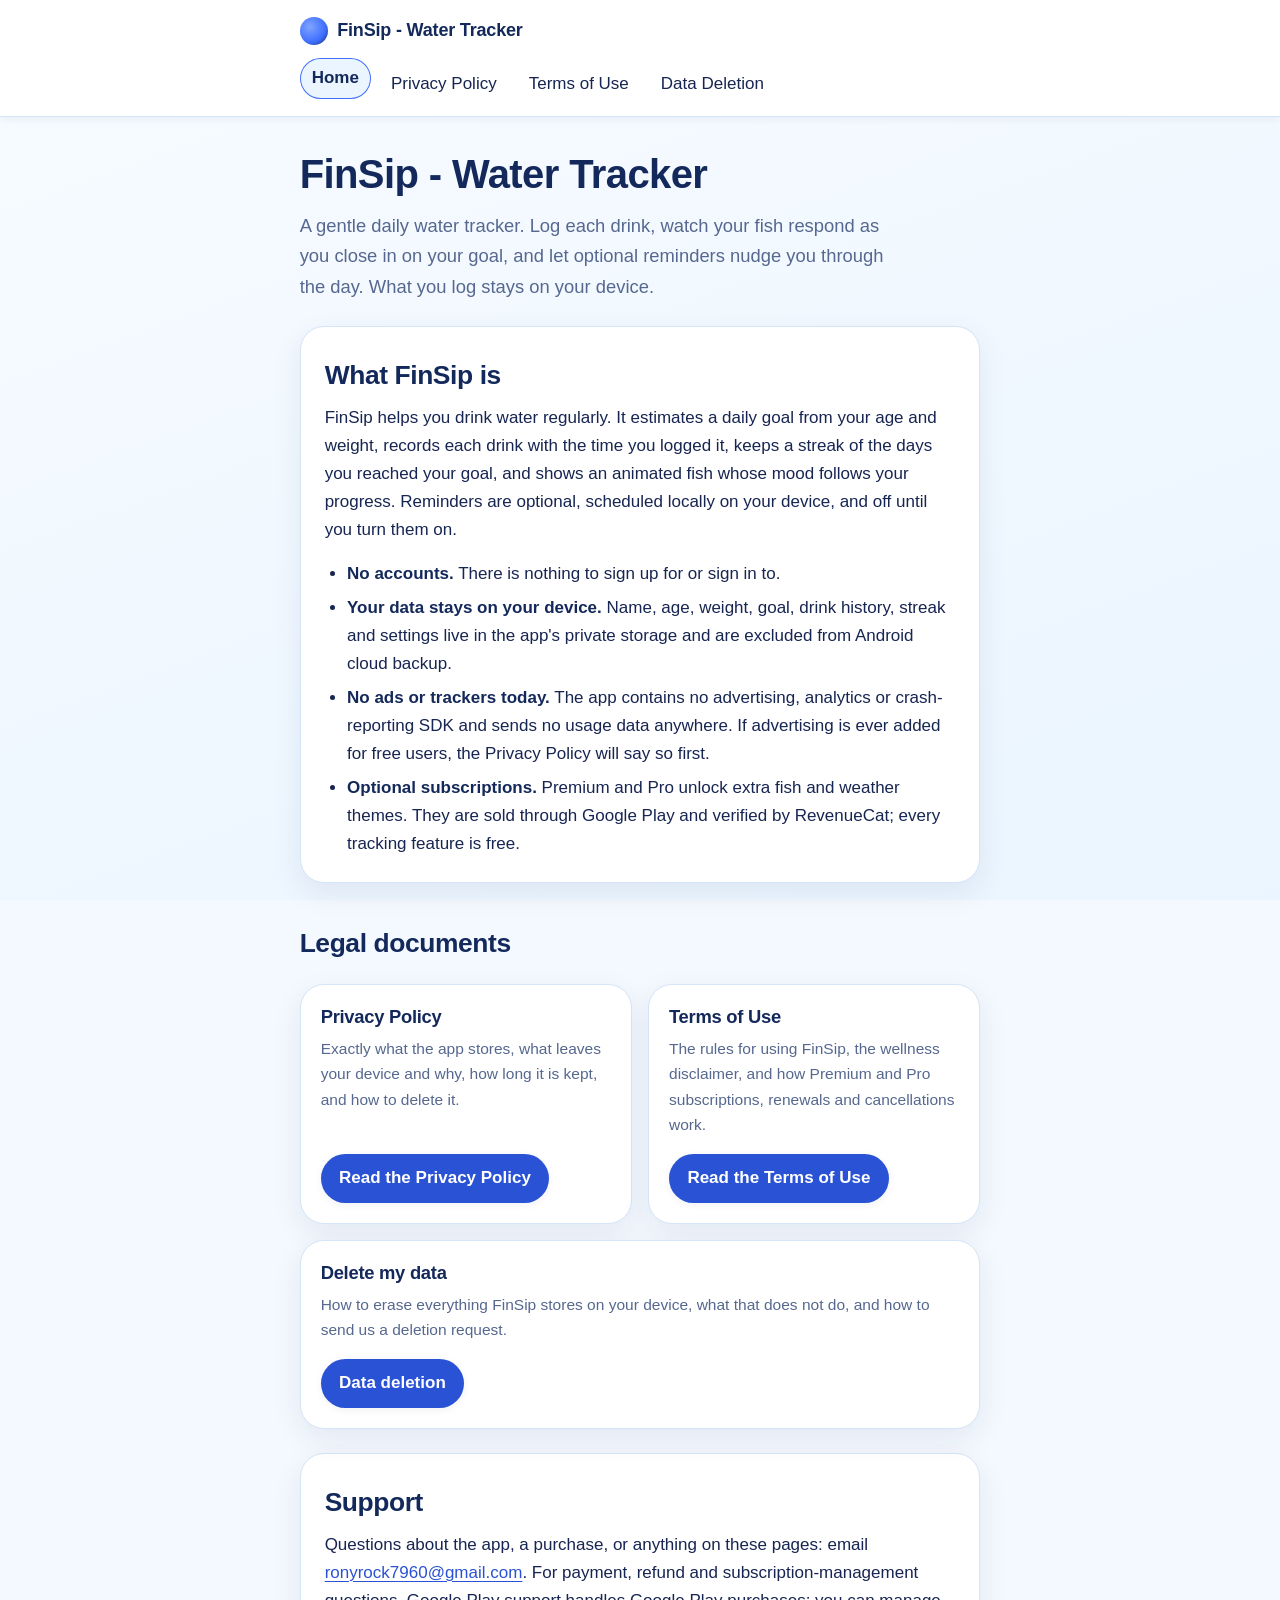
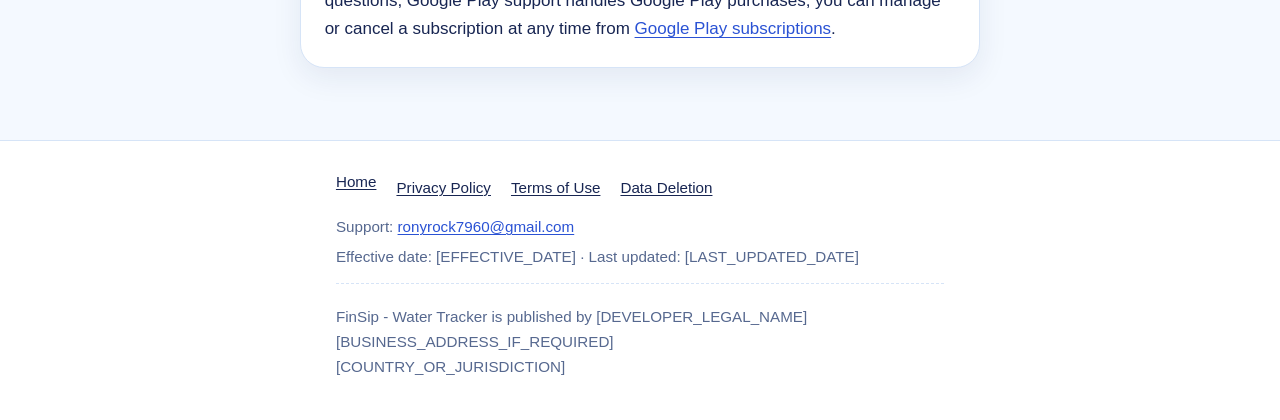
<file: index.html>
<!DOCTYPE html>
<html lang="en">
<head>
  <meta charset="utf-8">
  <meta name="viewport" content="width=device-width, initial-scale=1">
  <meta name="color-scheme" content="light dark">
  <title>FinSip - Water Tracker</title>
  <meta name="description" content="Privacy Policy, Terms of Use and data-deletion information for FinSip - Water Tracker, a hydration app that keeps everything you log on your own device.">
  <link rel="canonical" href="https://mofaizan7960.github.io/FinSip-Legal/">
  <link rel="stylesheet" href="./styles.css">
</head>
<body>
  <a class="skip-link" href="#main">Skip to content</a>

  <header class="site-header">
    <div class="wrap header-inner">
      <a class="brand" href="./"><span class="brand-mark" aria-hidden="true"></span>FinSip - Water Tracker</a>
      <nav class="site-nav" aria-label="Primary">
        <ul>
          <li><a href="./" aria-current="page">Home</a></li>
          <li><a href="./privacy/">Privacy Policy</a></li>
          <li><a href="./terms/">Terms of Use</a></li>
          <li><a href="./delete-account/">Data Deletion</a></li>
        </ul>
      </nav>
    </div>
  </header>

  <main id="main">
    <div class="wrap">
      <h1>FinSip - Water Tracker</h1>
      <p class="lede">A gentle daily water tracker. Log each drink, watch your fish respond as you close in on your goal, and let optional reminders nudge you through the day. What you log stays on your device.</p>

      <section class="card" aria-labelledby="about-heading">
        <h2 id="about-heading">What FinSip is</h2>
        <p>FinSip helps you drink water regularly. It estimates a daily goal from your age and weight, records each drink with the time you logged it, keeps a streak of the days you reached your goal, and shows an animated fish whose mood follows your progress. Reminders are optional, scheduled locally on your device, and off until you turn them on.</p>
        <ul>
          <li><strong>No accounts.</strong> There is nothing to sign up for or sign in to.</li>
          <li><strong>Your data stays on your device.</strong> Name, age, weight, goal, drink history, streak and settings live in the app's private storage and are excluded from Android cloud backup.</li>
          <li><strong>No ads or trackers today.</strong> The app contains no advertising, analytics or crash-reporting SDK and sends no usage data anywhere. If advertising is ever added for free users, the Privacy Policy will say so first.</li>
          <li><strong>Optional subscriptions.</strong> Premium and Pro unlock extra fish and weather themes. They are sold through Google Play and verified by RevenueCat; every tracking feature is free.</li>
        </ul>
      </section>

      <h2>Legal documents</h2>
      <div class="card-grid">
        <section class="card" aria-labelledby="privacy-card">
          <h2 id="privacy-card">Privacy Policy</h2>
          <p>Exactly what the app stores, what leaves your device and why, how long it is kept, and how to delete it.</p>
          <a class="button" href="./privacy/">Read the Privacy Policy</a>
        </section>
        <section class="card" aria-labelledby="terms-card">
          <h2 id="terms-card">Terms of Use</h2>
          <p>The rules for using FinSip, the wellness disclaimer, and how Premium and Pro subscriptions, renewals and cancellations work.</p>
          <a class="button" href="./terms/">Read the Terms of Use</a>
        </section>
        <section class="card" aria-labelledby="delete-card">
          <h2 id="delete-card">Delete my data</h2>
          <p>How to erase everything FinSip stores on your device, what that does not do, and how to send us a deletion request.</p>
          <a class="button" href="./delete-account/">Data deletion</a>
        </section>
      </div>

      <section class="card" aria-labelledby="support-heading">
        <h2 id="support-heading">Support</h2>
        <p>Questions about the app, a purchase, or anything on these pages: email <a href="mailto:ronyrock7960@gmail.com">ronyrock7960@gmail.com</a>. For payment, refund and subscription-management questions, Google Play support handles Google Play purchases; you can manage or cancel a subscription at any time from <a href="https://play.google.com/store/account/subscriptions">Google Play subscriptions</a>.</p>
      </section>
    </div>
  </main>

  <footer class="site-footer">
    <div class="wrap">
      <nav class="footer-nav" aria-label="Footer">
        <ul>
          <li><a href="./">Home</a></li>
          <li><a href="./privacy/">Privacy Policy</a></li>
          <li><a href="./terms/">Terms of Use</a></li>
          <li><a href="./delete-account/">Data Deletion</a></li>
        </ul>
      </nav>
      <p>Support: <a href="mailto:ronyrock7960@gmail.com">ronyrock7960@gmail.com</a></p>
      <p>Effective date: [EFFECTIVE_DATE] &middot; Last updated: [LAST_UPDATED_DATE]</p>
      <div class="identity">
        <p>FinSip - Water Tracker is published by [DEVELOPER_LEGAL_NAME]<br>[BUSINESS_ADDRESS_IF_REQUIRED]<br>[COUNTRY_OR_JURISDICTION]</p>
      </div>
    </div>
  </footer>
</body>
</html>
</file>
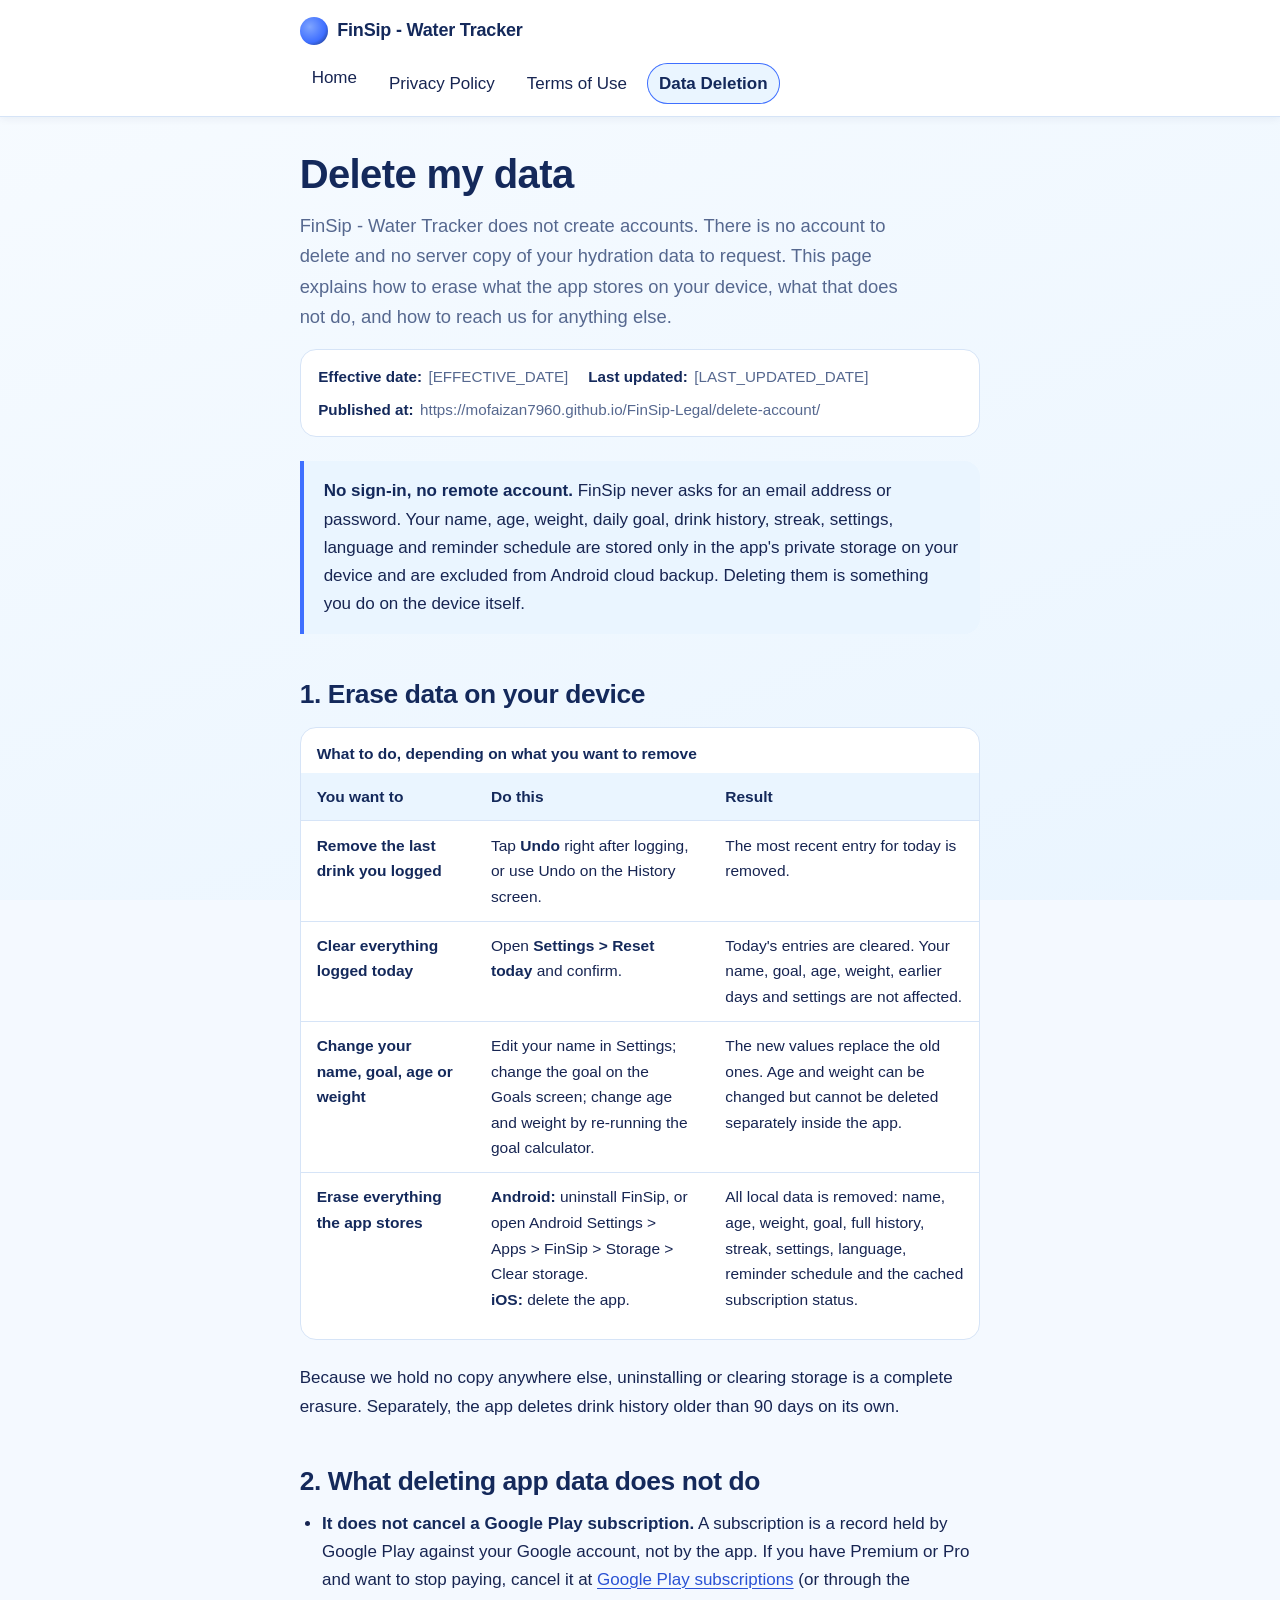
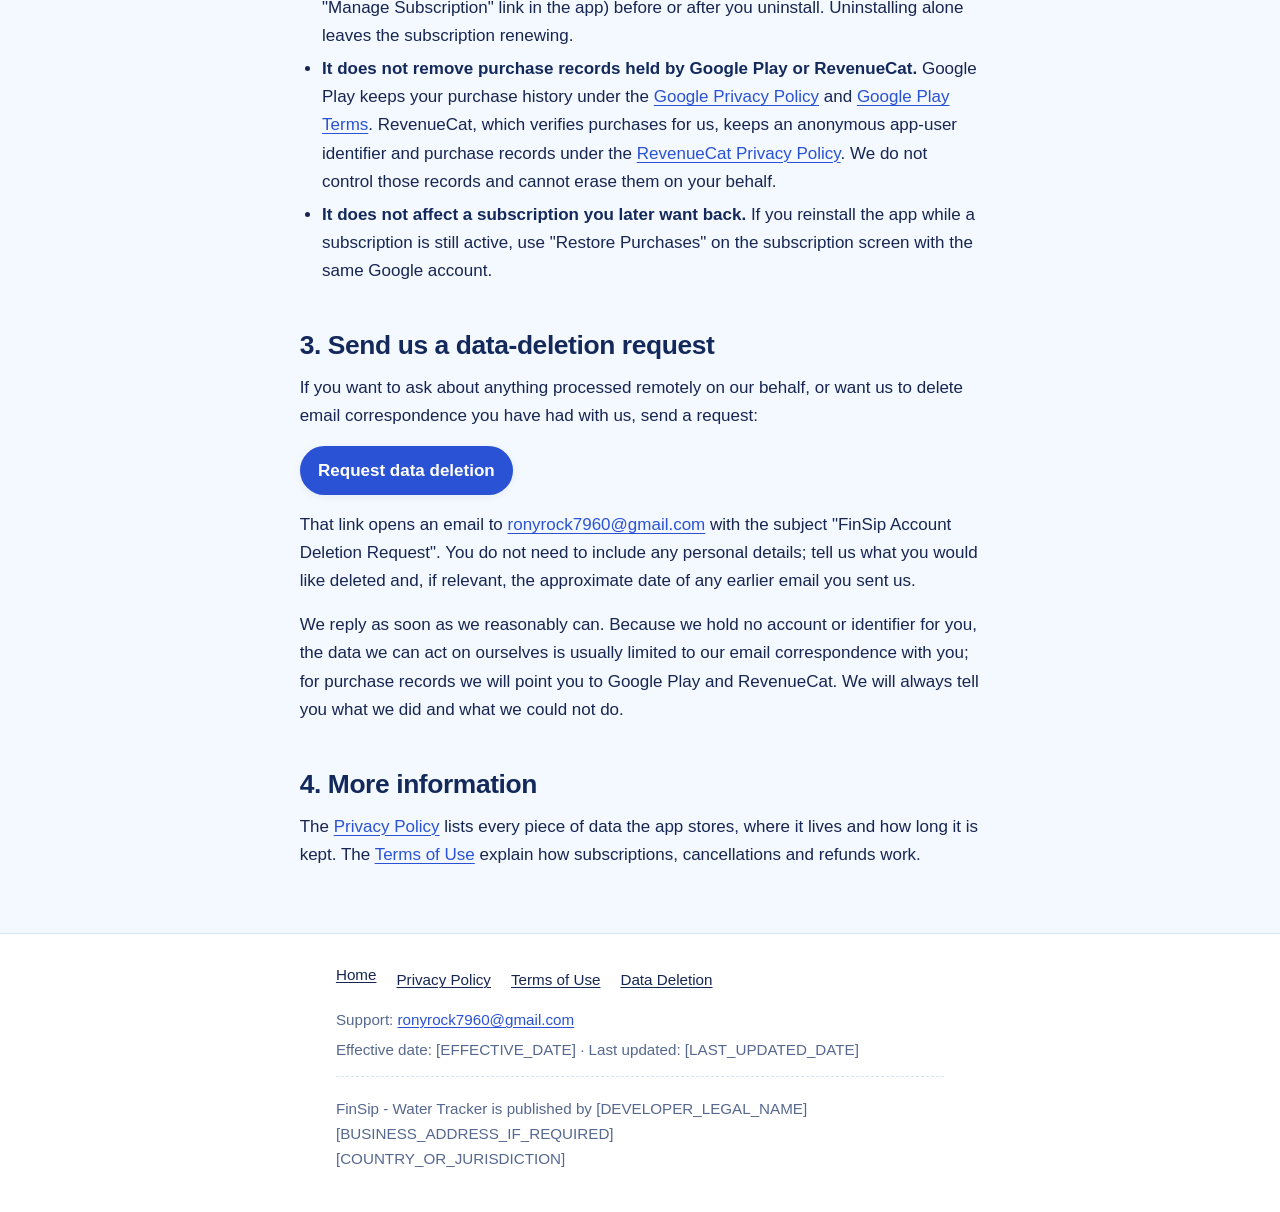
<file: delete-account/index.html>
<!DOCTYPE html>
<html lang="en">
<head>
  <meta charset="utf-8">
  <meta name="viewport" content="width=device-width, initial-scale=1">
  <meta name="color-scheme" content="light dark">
  <title>Delete my data - FinSip - Water Tracker</title>
  <meta name="description" content="How to delete the data FinSip - Water Tracker stores on your device, what deleting it does not do, and how to send a data-deletion request. FinSip creates no accounts.">
  <link rel="canonical" href="https://mofaizan7960.github.io/FinSip-Legal/delete-account/">
  <link rel="stylesheet" href="../styles.css">
</head>
<body>
  <a class="skip-link" href="#main">Skip to content</a>

  <header class="site-header">
    <div class="wrap header-inner">
      <a class="brand" href="../"><span class="brand-mark" aria-hidden="true"></span>FinSip - Water Tracker</a>
      <nav class="site-nav" aria-label="Primary">
        <ul>
          <li><a href="../">Home</a></li>
          <li><a href="../privacy/">Privacy Policy</a></li>
          <li><a href="../terms/">Terms of Use</a></li>
          <li><a href="../delete-account/" aria-current="page">Data Deletion</a></li>
        </ul>
      </nav>
    </div>
  </header>

  <main id="main">
    <div class="wrap">
      <h1>Delete my data</h1>
      <p class="lede">FinSip - Water Tracker does not create accounts. There is no account to delete and no server copy of your hydration data to request. This page explains how to erase what the app stores on your device, what that does not do, and how to reach us for anything else.</p>

      <dl class="doc-meta">
        <div><dt>Effective date:</dt><dd>[EFFECTIVE_DATE]</dd></div>
        <div><dt>Last updated:</dt><dd>[LAST_UPDATED_DATE]</dd></div>
        <div><dt>Published at:</dt><dd>https://mofaizan7960.github.io/FinSip-Legal/delete-account/</dd></div>
      </dl>

      <div class="note">
        <p><strong>No sign-in, no remote account.</strong> FinSip never asks for an email address or password. Your name, age, weight, daily goal, drink history, streak, settings, language and reminder schedule are stored only in the app's private storage on your device and are excluded from Android cloud backup. Deleting them is something you do on the device itself.</p>
      </div>

      <h2 id="on-device">1. Erase data on your device</h2>
      <div class="table-wrap">
        <table>
          <caption>What to do, depending on what you want to remove</caption>
          <thead>
            <tr>
              <th scope="col">You want to</th>
              <th scope="col">Do this</th>
              <th scope="col">Result</th>
            </tr>
          </thead>
          <tbody>
            <tr>
              <th scope="row">Remove the last drink you logged</th>
              <td>Tap <strong>Undo</strong> right after logging, or use Undo on the History screen.</td>
              <td>The most recent entry for today is removed.</td>
            </tr>
            <tr>
              <th scope="row">Clear everything logged today</th>
              <td>Open <strong>Settings &gt; Reset today</strong> and confirm.</td>
              <td>Today's entries are cleared. Your name, goal, age, weight, earlier days and settings are not affected.</td>
            </tr>
            <tr>
              <th scope="row">Change your name, goal, age or weight</th>
              <td>Edit your name in Settings; change the goal on the Goals screen; change age and weight by re-running the goal calculator.</td>
              <td>The new values replace the old ones. Age and weight can be changed but cannot be deleted separately inside the app.</td>
            </tr>
            <tr>
              <th scope="row">Erase everything the app stores</th>
              <td><strong>Android:</strong> uninstall FinSip, or open Android Settings &gt; Apps &gt; FinSip &gt; Storage &gt; Clear storage.<br><strong>iOS:</strong> delete the app.</td>
              <td>All local data is removed: name, age, weight, goal, full history, streak, settings, language, reminder schedule and the cached subscription status.</td>
            </tr>
          </tbody>
        </table>
      </div>
      <p>Because we hold no copy anywhere else, uninstalling or clearing storage is a complete erasure. Separately, the app deletes drink history older than 90 days on its own.</p>

      <h2 id="does-not">2. What deleting app data does not do</h2>
      <ul>
        <li><strong>It does not cancel a Google Play subscription.</strong> A subscription is a record held by Google Play against your Google account, not by the app. If you have Premium or Pro and want to stop paying, cancel it at <a href="https://play.google.com/store/account/subscriptions">Google Play subscriptions</a> (or through the "Manage Subscription" link in the app) before or after you uninstall. Uninstalling alone leaves the subscription renewing.</li>
        <li><strong>It does not remove purchase records held by Google Play or RevenueCat.</strong> Google Play keeps your purchase history under the <a href="https://policies.google.com/privacy">Google Privacy Policy</a> and <a href="https://play.google.com/about/play-terms/">Google Play Terms</a>. RevenueCat, which verifies purchases for us, keeps an anonymous app-user identifier and purchase records under the <a href="https://www.revenuecat.com/privacy/">RevenueCat Privacy Policy</a>. We do not control those records and cannot erase them on your behalf.</li>
        <li><strong>It does not affect a subscription you later want back.</strong> If you reinstall the app while a subscription is still active, use "Restore Purchases" on the subscription screen with the same Google account.</li>
      </ul>

      <h2 id="request">3. Send us a data-deletion request</h2>
      <p>If you want to ask about anything processed remotely on our behalf, or want us to delete email correspondence you have had with us, send a request:</p>
      <p><a class="button" href="mailto:ronyrock7960@gmail.com?subject=FinSip%20Account%20Deletion%20Request">Request data deletion</a></p>
      <p>That link opens an email to <a href="mailto:ronyrock7960@gmail.com">ronyrock7960@gmail.com</a> with the subject "FinSip Account Deletion Request". You do not need to include any personal details; tell us what you would like deleted and, if relevant, the approximate date of any earlier email you sent us.</p>
      <p>We reply as soon as we reasonably can. Because we hold no account or identifier for you, the data we can act on ourselves is usually limited to our email correspondence with you; for purchase records we will point you to Google Play and RevenueCat. We will always tell you what we did and what we could not do.</p>

      <h2 id="more">4. More information</h2>
      <p>The <a href="../privacy/">Privacy Policy</a> lists every piece of data the app stores, where it lives and how long it is kept. The <a href="../terms/">Terms of Use</a> explain how subscriptions, cancellations and refunds work.</p>
    </div>
  </main>

  <footer class="site-footer">
    <div class="wrap">
      <nav class="footer-nav" aria-label="Footer">
        <ul>
          <li><a href="../">Home</a></li>
          <li><a href="../privacy/">Privacy Policy</a></li>
          <li><a href="../terms/">Terms of Use</a></li>
          <li><a href="../delete-account/">Data Deletion</a></li>
        </ul>
      </nav>
      <p>Support: <a href="mailto:ronyrock7960@gmail.com">ronyrock7960@gmail.com</a></p>
      <p>Effective date: [EFFECTIVE_DATE] &middot; Last updated: [LAST_UPDATED_DATE]</p>
      <div class="identity">
        <p>FinSip - Water Tracker is published by [DEVELOPER_LEGAL_NAME]<br>[BUSINESS_ADDRESS_IF_REQUIRED]<br>[COUNTRY_OR_JURISDICTION]</p>
      </div>
    </div>
  </footer>
</body>
</html>
</file>
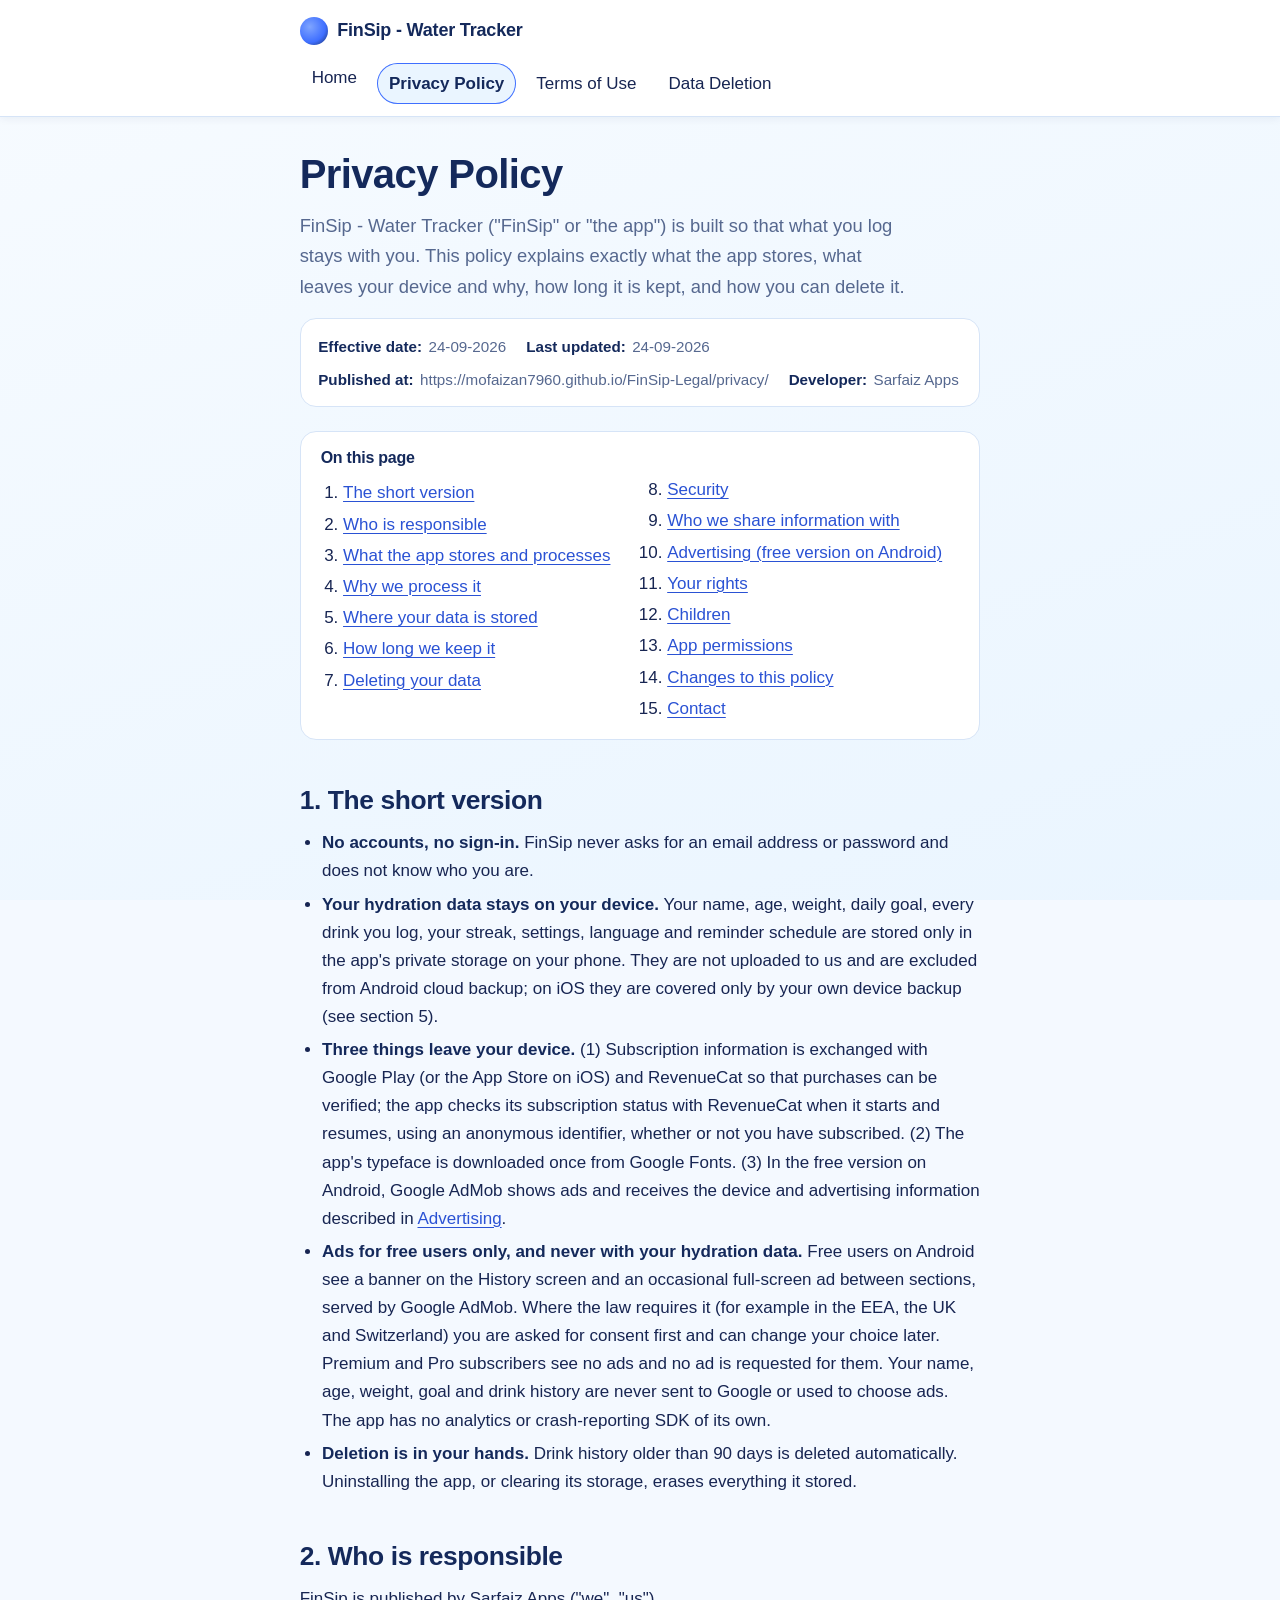
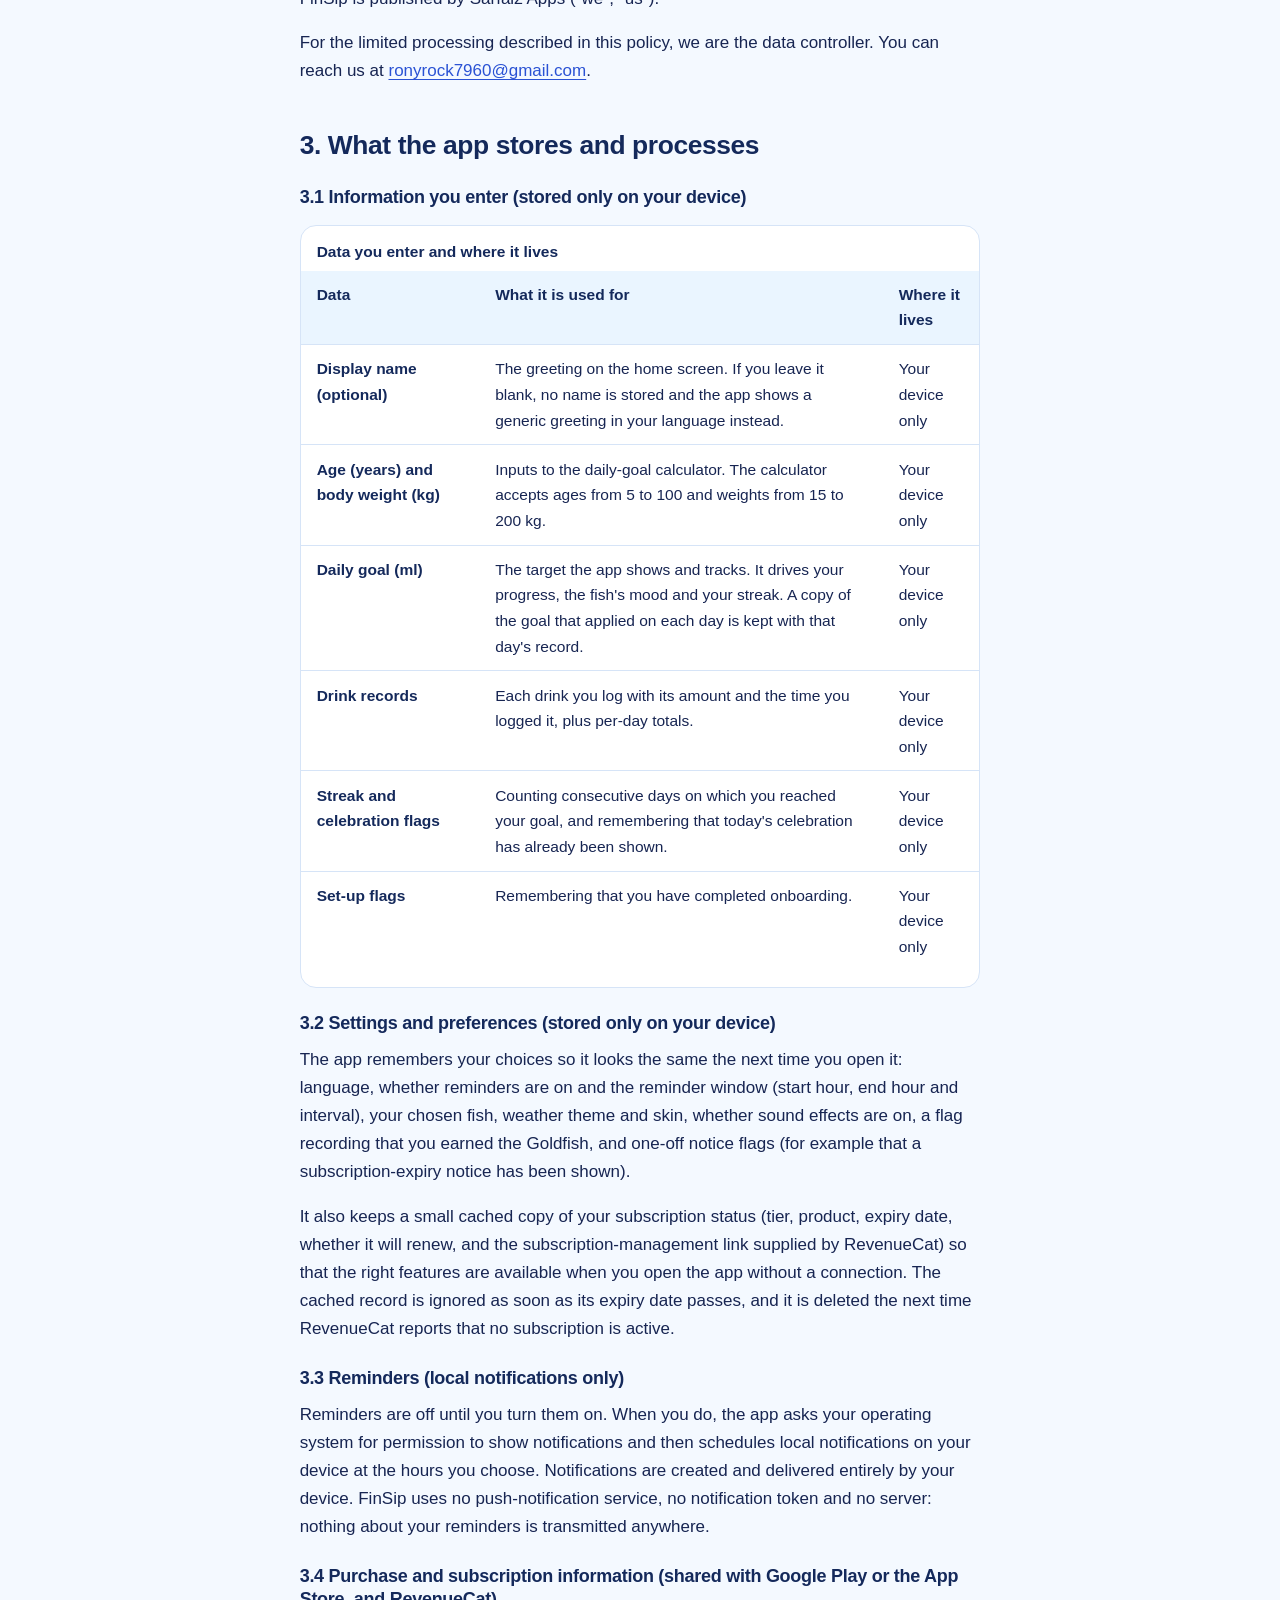
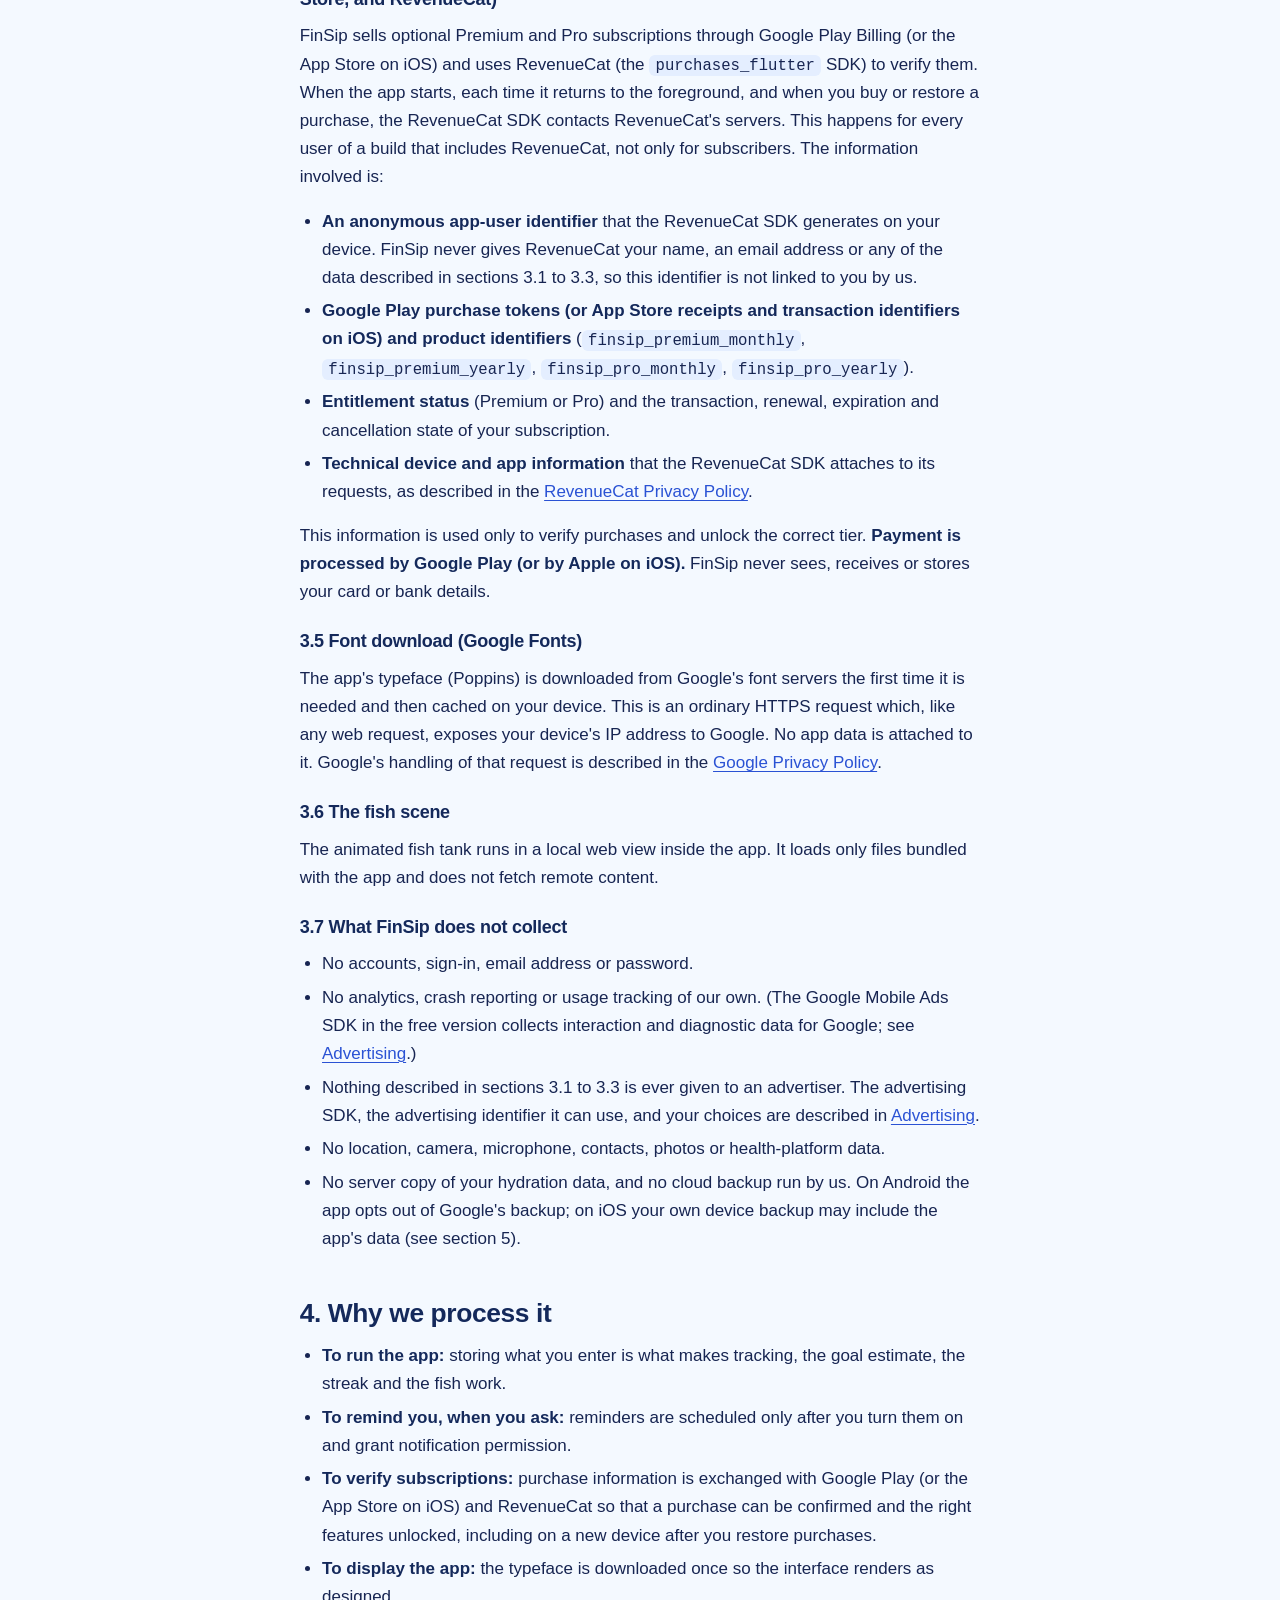
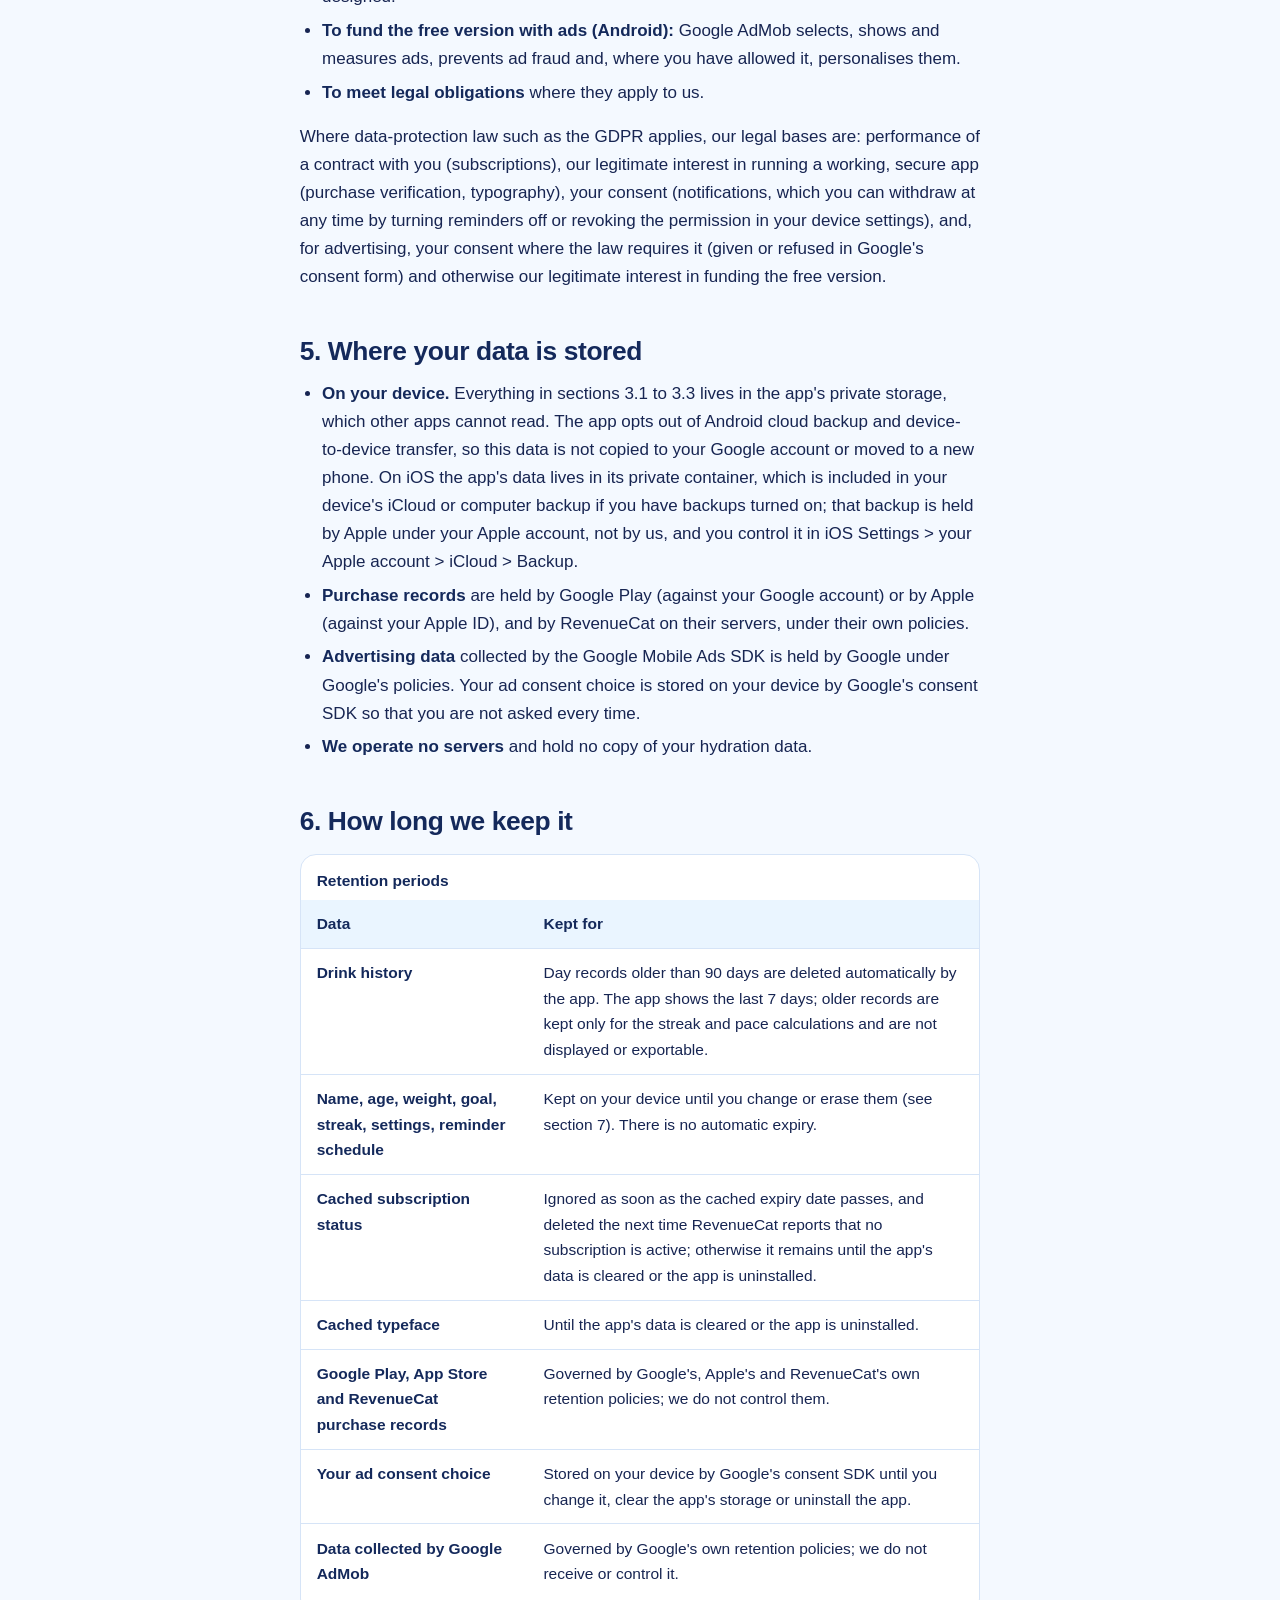
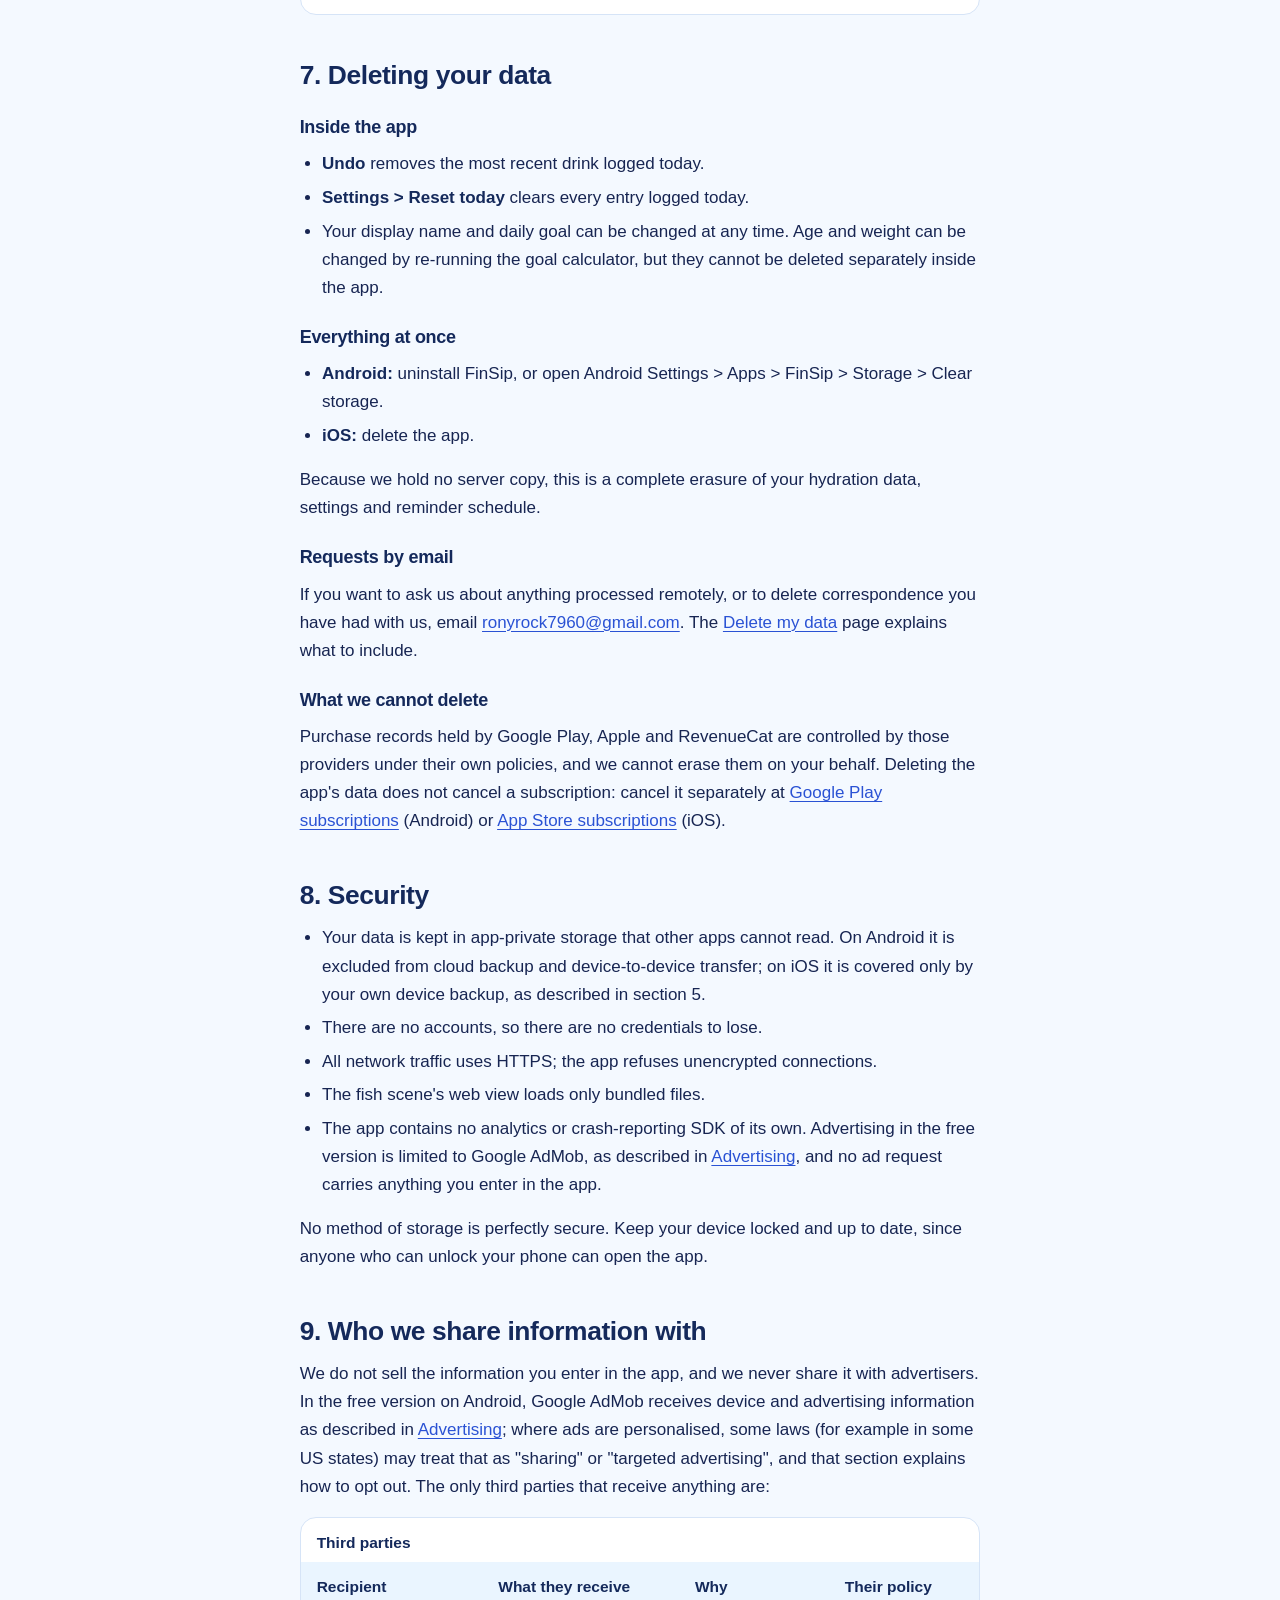
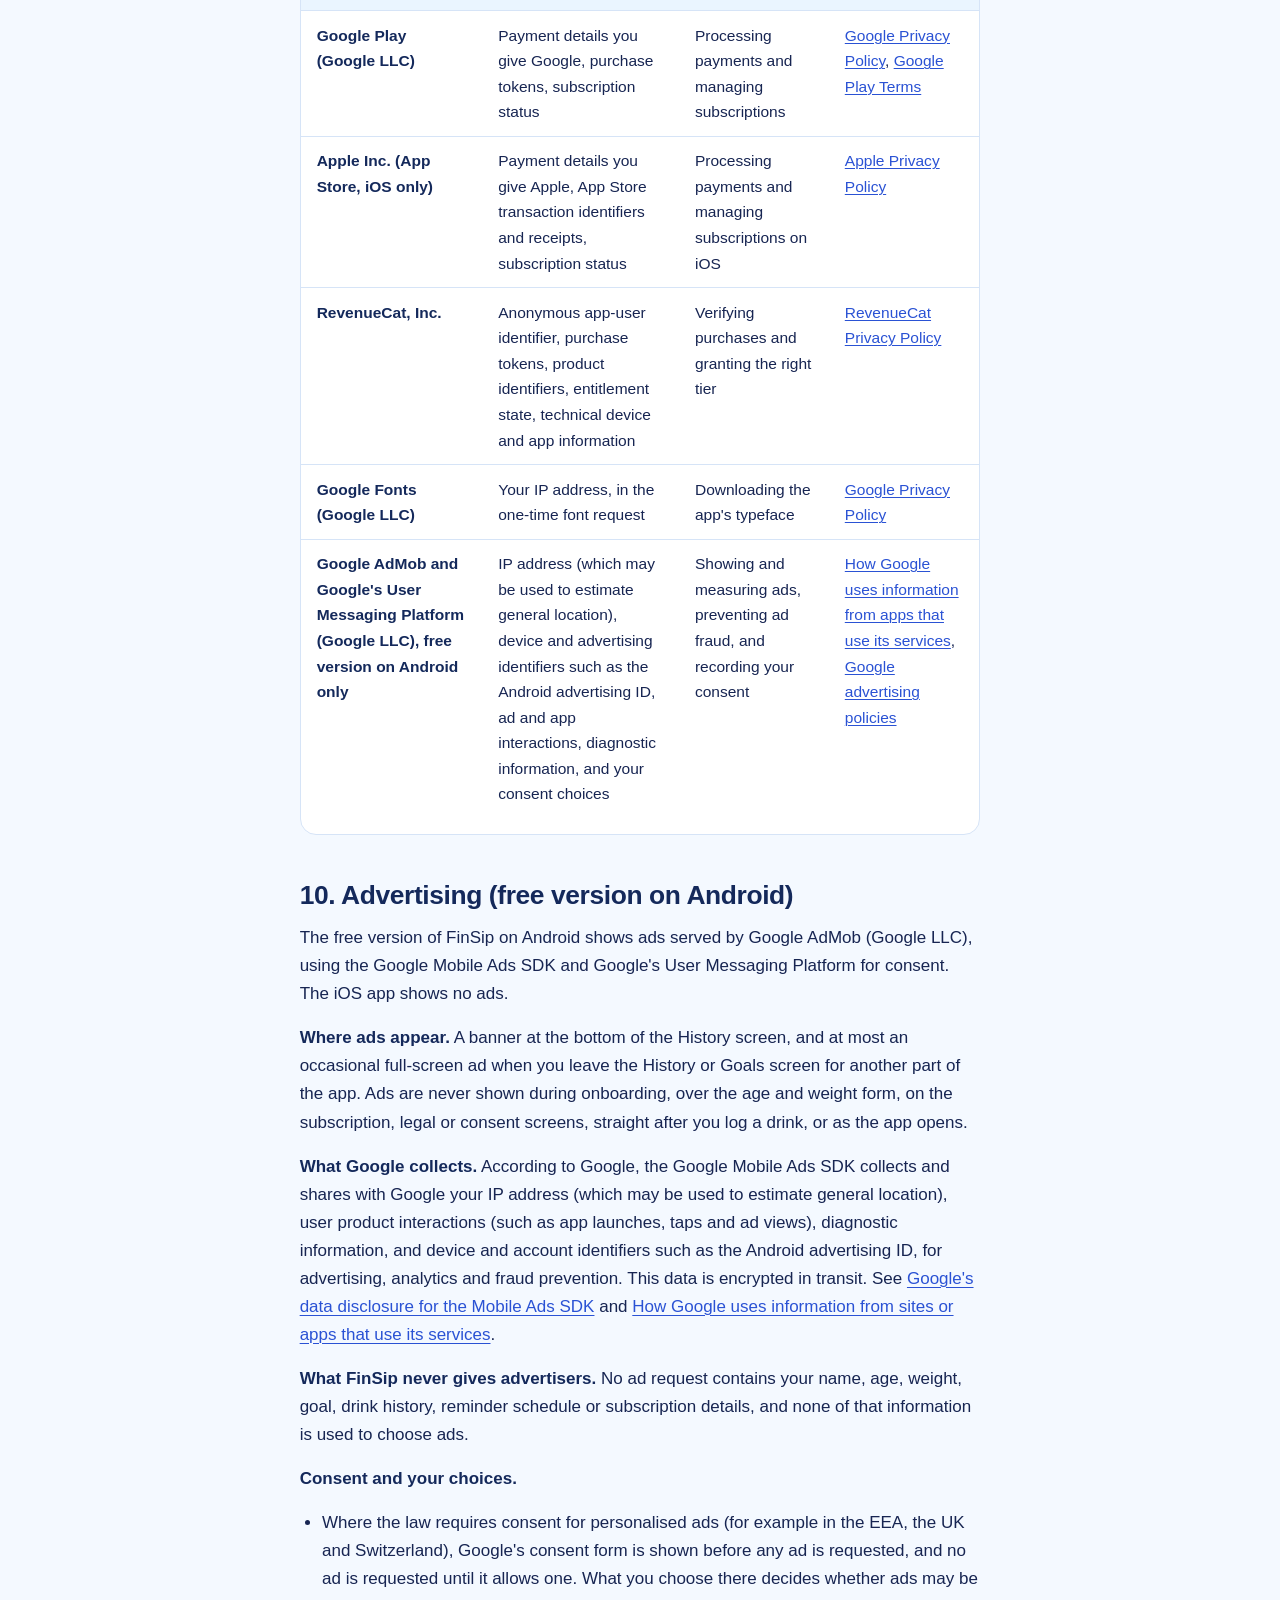
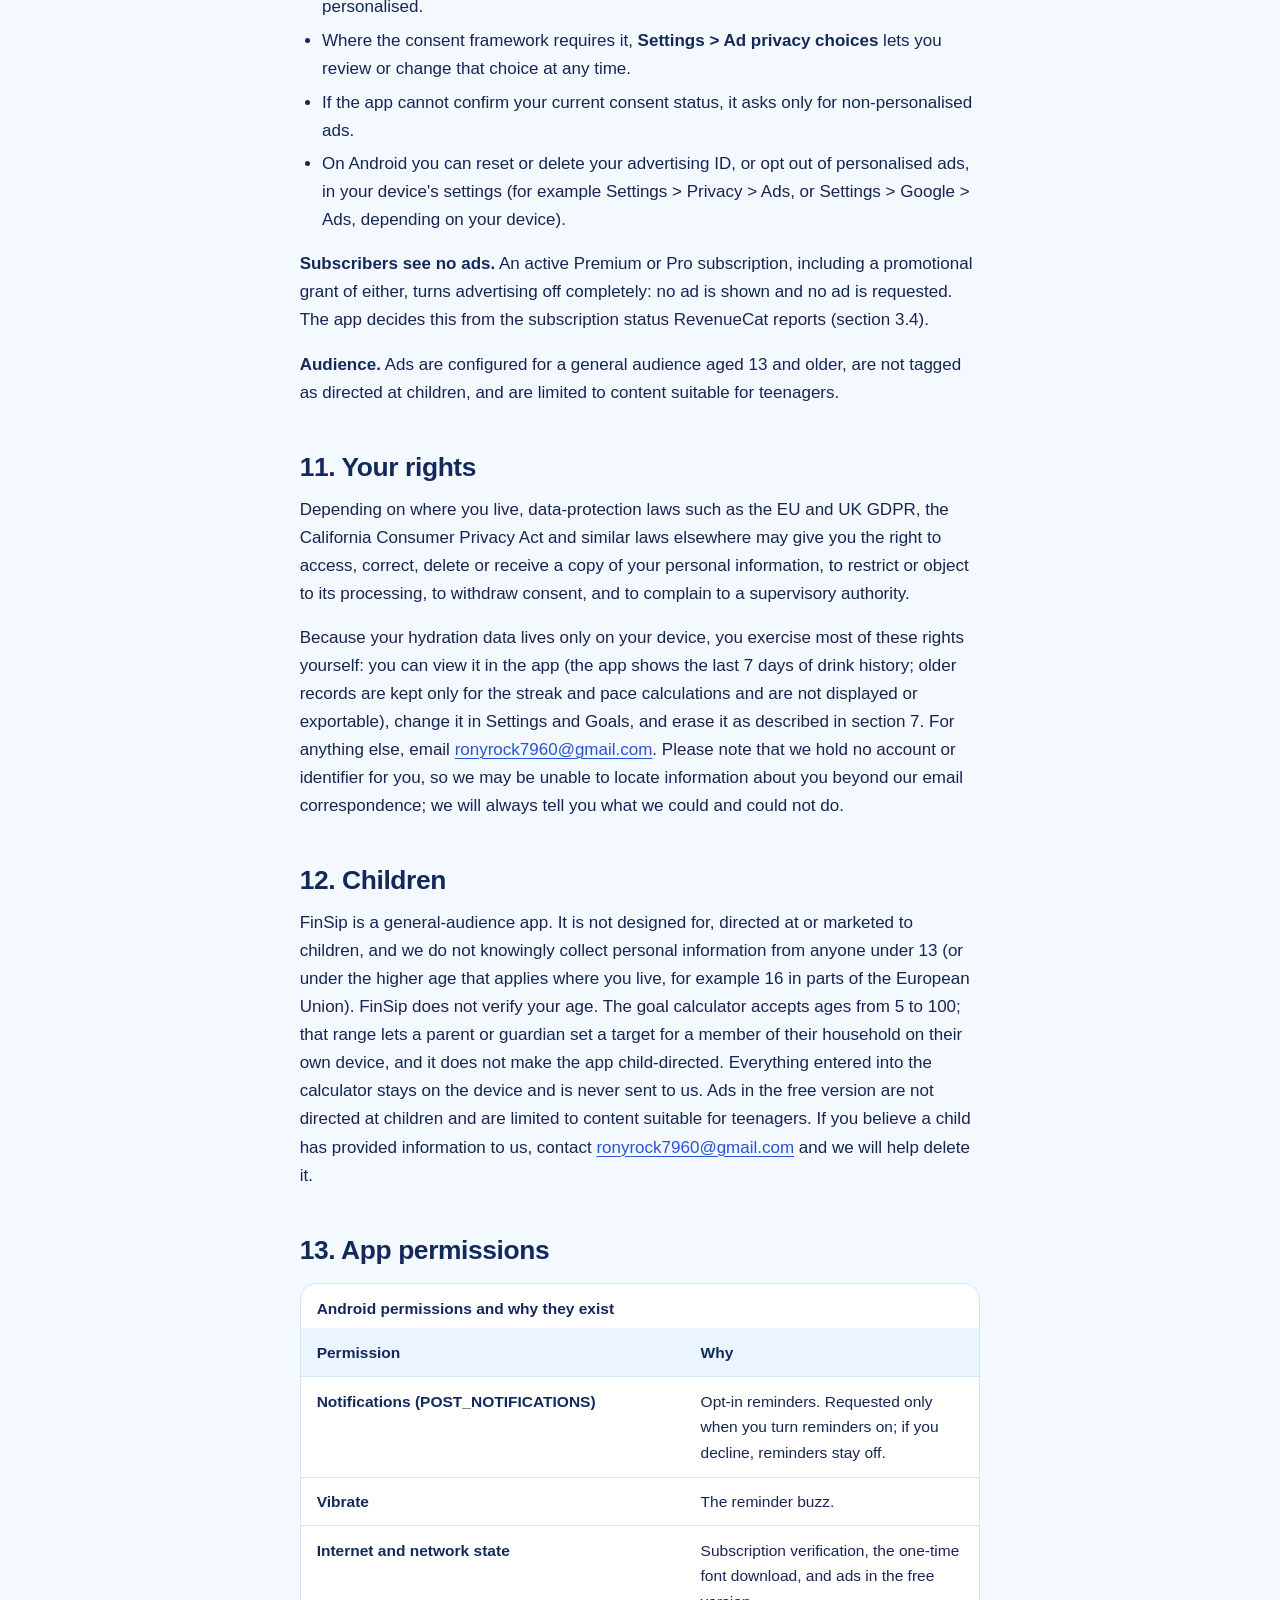
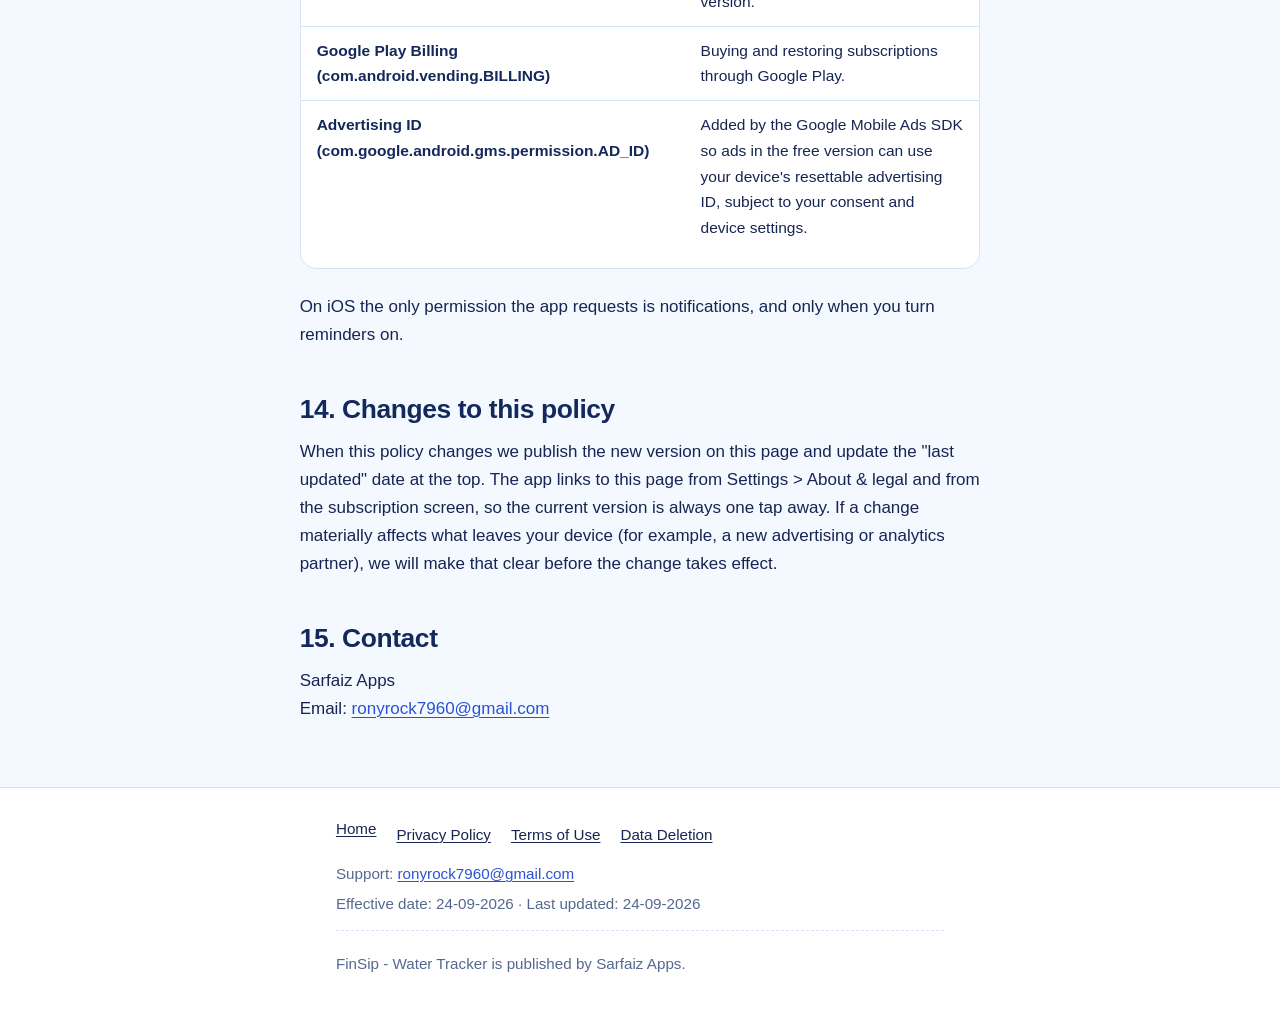
<file: privacy/index.html>
<!DOCTYPE html>
<html lang="en">
<head>
  <meta charset="utf-8">
  <meta name="viewport" content="width=device-width, initial-scale=1">
  <meta name="color-scheme" content="light dark">
  <title>Privacy Policy - FinSip - Water Tracker</title>
  <meta name="description" content="Privacy Policy for FinSip - Water Tracker: what the app stores on your device, what is shared with Google Play (or the App Store on iOS) and RevenueCat to verify subscriptions, how Google AdMob shows ads to free users, how long data is kept, and how to delete it.">
  <link rel="canonical" href="https://mofaizan7960.github.io/FinSip-Legal/privacy/">
  <link rel="stylesheet" href="../styles.css">
</head>
<body>
  <a class="skip-link" href="#main">Skip to content</a>

  <header class="site-header">
    <div class="wrap header-inner">
      <a class="brand" href="../"><span class="brand-mark" aria-hidden="true"></span>FinSip - Water Tracker</a>
      <nav class="site-nav" aria-label="Primary">
        <ul>
          <li><a href="../">Home</a></li>
          <li><a href="../privacy/" aria-current="page">Privacy Policy</a></li>
          <li><a href="../terms/">Terms of Use</a></li>
          <li><a href="../delete-account/">Data Deletion</a></li>
        </ul>
      </nav>
    </div>
  </header>

  <main id="main">
    <div class="wrap">
      <h1>Privacy Policy</h1>
      <p class="lede">FinSip - Water Tracker ("FinSip" or "the app") is built so that what you log stays with you. This policy explains exactly what the app stores, what leaves your device and why, how long it is kept, and how you can delete it.</p>

      <dl class="doc-meta">
        <div><dt>Effective date:</dt><dd>24-09-2026</dd></div>
        <div><dt>Last updated:</dt><dd>24-09-2026</dd></div>
        <div><dt>Published at:</dt><dd>https://mofaizan7960.github.io/FinSip-Legal/privacy/</dd></div>
        <div><dt>Developer:</dt><dd>Sarfaiz Apps</dd></div>
      </dl>

      <nav class="toc" aria-label="On this page">
        <h2>On this page</h2>
        <ol>
          <li><a href="#summary">The short version</a></li>
          <li><a href="#who">Who is responsible</a></li>
          <li><a href="#collect">What the app stores and processes</a></li>
          <li><a href="#why">Why we process it</a></li>
          <li><a href="#where">Where your data is stored</a></li>
          <li><a href="#retention">How long we keep it</a></li>
          <li><a href="#deletion">Deleting your data</a></li>
          <li><a href="#security">Security</a></li>
          <li><a href="#sharing">Who we share information with</a></li>
          <li><a href="#advertising">Advertising (free version on Android)</a></li>
          <li><a href="#rights">Your rights</a></li>
          <li><a href="#children">Children</a></li>
          <li><a href="#permissions">App permissions</a></li>
          <li><a href="#changes">Changes to this policy</a></li>
          <li><a href="#contact">Contact</a></li>
        </ol>
      </nav>

      <h2 id="summary">1. The short version</h2>
      <ul>
        <li><strong>No accounts, no sign-in.</strong> FinSip never asks for an email address or password and does not know who you are.</li>
        <li><strong>Your hydration data stays on your device.</strong> Your name, age, weight, daily goal, every drink you log, your streak, settings, language and reminder schedule are stored only in the app's private storage on your phone. They are not uploaded to us and are excluded from Android cloud backup; on iOS they are covered only by your own device backup (see section 5).</li>
        <li><strong>Three things leave your device.</strong> (1) Subscription information is exchanged with Google Play (or the App Store on iOS) and RevenueCat so that purchases can be verified; the app checks its subscription status with RevenueCat when it starts and resumes, using an anonymous identifier, whether or not you have subscribed. (2) The app's typeface is downloaded once from Google Fonts. (3) In the free version on Android, Google AdMob shows ads and receives the device and advertising information described in <a href="#advertising">Advertising</a>.</li>
        <li><strong>Ads for free users only, and never with your hydration data.</strong> Free users on Android see a banner on the History screen and an occasional full-screen ad between sections, served by Google AdMob. Where the law requires it (for example in the EEA, the UK and Switzerland) you are asked for consent first and can change your choice later. Premium and Pro subscribers see no ads and no ad is requested for them. Your name, age, weight, goal and drink history are never sent to Google or used to choose ads. The app has no analytics or crash-reporting SDK of its own.</li>
        <li><strong>Deletion is in your hands.</strong> Drink history older than 90 days is deleted automatically. Uninstalling the app, or clearing its storage, erases everything it stored.</li>
      </ul>

      <h2 id="who">2. Who is responsible</h2>
      <p>FinSip is published by Sarfaiz Apps ("we", "us").</p>
      <p>For the limited processing described in this policy, we are the data controller. You can reach us at <a href="mailto:ronyrock7960@gmail.com">ronyrock7960@gmail.com</a>.</p>

      <h2 id="collect">3. What the app stores and processes</h2>

      <h3 id="collect-entered">3.1 Information you enter (stored only on your device)</h3>
      <div class="table-wrap">
        <table>
          <caption>Data you enter and where it lives</caption>
          <thead>
            <tr>
              <th scope="col">Data</th>
              <th scope="col">What it is used for</th>
              <th scope="col">Where it lives</th>
            </tr>
          </thead>
          <tbody>
            <tr>
              <th scope="row">Display name (optional)</th>
              <td>The greeting on the home screen. If you leave it blank, no name is stored and the app shows a generic greeting in your language instead.</td>
              <td>Your device only</td>
            </tr>
            <tr>
              <th scope="row">Age (years) and body weight (kg)</th>
              <td>Inputs to the daily-goal calculator. The calculator accepts ages from 5 to 100 and weights from 15 to 200 kg.</td>
              <td>Your device only</td>
            </tr>
            <tr>
              <th scope="row">Daily goal (ml)</th>
              <td>The target the app shows and tracks. It drives your progress, the fish's mood and your streak. A copy of the goal that applied on each day is kept with that day's record.</td>
              <td>Your device only</td>
            </tr>
            <tr>
              <th scope="row">Drink records</th>
              <td>Each drink you log with its amount and the time you logged it, plus per-day totals.</td>
              <td>Your device only</td>
            </tr>
            <tr>
              <th scope="row">Streak and celebration flags</th>
              <td>Counting consecutive days on which you reached your goal, and remembering that today's celebration has already been shown.</td>
              <td>Your device only</td>
            </tr>
            <tr>
              <th scope="row">Set-up flags</th>
              <td>Remembering that you have completed onboarding.</td>
              <td>Your device only</td>
            </tr>
          </tbody>
        </table>
      </div>

      <h3 id="collect-settings">3.2 Settings and preferences (stored only on your device)</h3>
      <p>The app remembers your choices so it looks the same the next time you open it: language, whether reminders are on and the reminder window (start hour, end hour and interval), your chosen fish, weather theme and skin, whether sound effects are on, a flag recording that you earned the Goldfish, and one-off notice flags (for example that a subscription-expiry notice has been shown).</p>
      <p>It also keeps a small cached copy of your subscription status (tier, product, expiry date, whether it will renew, and the subscription-management link supplied by RevenueCat) so that the right features are available when you open the app without a connection. The cached record is ignored as soon as its expiry date passes, and it is deleted the next time RevenueCat reports that no subscription is active.</p>

      <h3 id="collect-reminders">3.3 Reminders (local notifications only)</h3>
      <p>Reminders are off until you turn them on. When you do, the app asks your operating system for permission to show notifications and then schedules local notifications on your device at the hours you choose. Notifications are created and delivered entirely by your device. FinSip uses no push-notification service, no notification token and no server: nothing about your reminders is transmitted anywhere.</p>

      <h3 id="collect-purchases">3.4 Purchase and subscription information (shared with Google Play or the App Store, and RevenueCat)</h3>
      <p>FinSip sells optional Premium and Pro subscriptions through Google Play Billing (or the App Store on iOS) and uses RevenueCat (the <code>purchases_flutter</code> SDK) to verify them. When the app starts, each time it returns to the foreground, and when you buy or restore a purchase, the RevenueCat SDK contacts RevenueCat's servers. This happens for every user of a build that includes RevenueCat, not only for subscribers. The information involved is:</p>
      <ul>
        <li><strong>An anonymous app-user identifier</strong> that the RevenueCat SDK generates on your device. FinSip never gives RevenueCat your name, an email address or any of the data described in sections 3.1 to 3.3, so this identifier is not linked to you by us.</li>
        <li><strong>Google Play purchase tokens (or App Store receipts and transaction identifiers on iOS) and product identifiers</strong> (<code>finsip_premium_monthly</code>, <code>finsip_premium_yearly</code>, <code>finsip_pro_monthly</code>, <code>finsip_pro_yearly</code>).</li>
        <li><strong>Entitlement status</strong> (Premium or Pro) and the transaction, renewal, expiration and cancellation state of your subscription.</li>
        <li><strong>Technical device and app information</strong> that the RevenueCat SDK attaches to its requests, as described in the <a href="https://www.revenuecat.com/privacy/">RevenueCat Privacy Policy</a>.</li>
      </ul>
      <p>This information is used only to verify purchases and unlock the correct tier. <strong>Payment is processed by Google Play (or by Apple on iOS).</strong> FinSip never sees, receives or stores your card or bank details.</p>

      <h3 id="collect-fonts">3.5 Font download (Google Fonts)</h3>
      <p>The app's typeface (Poppins) is downloaded from Google's font servers the first time it is needed and then cached on your device. This is an ordinary HTTPS request which, like any web request, exposes your device's IP address to Google. No app data is attached to it. Google's handling of that request is described in the <a href="https://policies.google.com/privacy">Google Privacy Policy</a>.</p>

      <h3 id="collect-scene">3.6 The fish scene</h3>
      <p>The animated fish tank runs in a local web view inside the app. It loads only files bundled with the app and does not fetch remote content.</p>

      <h3 id="collect-not">3.7 What FinSip does not collect</h3>
      <ul>
        <li>No accounts, sign-in, email address or password.</li>
        <li>No analytics, crash reporting or usage tracking of our own. (The Google Mobile Ads SDK in the free version collects interaction and diagnostic data for Google; see <a href="#advertising">Advertising</a>.)</li>
        <li>Nothing described in sections 3.1 to 3.3 is ever given to an advertiser. The advertising SDK, the advertising identifier it can use, and your choices are described in <a href="#advertising">Advertising</a>.</li>
        <li>No location, camera, microphone, contacts, photos or health-platform data.</li>
        <li>No server copy of your hydration data, and no cloud backup run by us. On Android the app opts out of Google's backup; on iOS your own device backup may include the app's data (see section 5).</li>
      </ul>

      <h2 id="why">4. Why we process it</h2>
      <ul>
        <li><strong>To run the app:</strong> storing what you enter is what makes tracking, the goal estimate, the streak and the fish work.</li>
        <li><strong>To remind you, when you ask:</strong> reminders are scheduled only after you turn them on and grant notification permission.</li>
        <li><strong>To verify subscriptions:</strong> purchase information is exchanged with Google Play (or the App Store on iOS) and RevenueCat so that a purchase can be confirmed and the right features unlocked, including on a new device after you restore purchases.</li>
        <li><strong>To display the app:</strong> the typeface is downloaded once so the interface renders as designed.</li>
        <li><strong>To fund the free version with ads (Android):</strong> Google AdMob selects, shows and measures ads, prevents ad fraud and, where you have allowed it, personalises them.</li>
        <li><strong>To meet legal obligations</strong> where they apply to us.</li>
      </ul>
      <p>Where data-protection law such as the GDPR applies, our legal bases are: performance of a contract with you (subscriptions), our legitimate interest in running a working, secure app (purchase verification, typography), your consent (notifications, which you can withdraw at any time by turning reminders off or revoking the permission in your device settings), and, for advertising, your consent where the law requires it (given or refused in Google's consent form) and otherwise our legitimate interest in funding the free version.</p>

      <h2 id="where">5. Where your data is stored</h2>
      <ul>
        <li><strong>On your device.</strong> Everything in sections 3.1 to 3.3 lives in the app's private storage, which other apps cannot read. The app opts out of Android cloud backup and device-to-device transfer, so this data is not copied to your Google account or moved to a new phone. On iOS the app's data lives in its private container, which is included in your device's iCloud or computer backup if you have backups turned on; that backup is held by Apple under your Apple account, not by us, and you control it in iOS Settings &gt; your Apple account &gt; iCloud &gt; Backup.</li>
        <li><strong>Purchase records</strong> are held by Google Play (against your Google account) or by Apple (against your Apple ID), and by RevenueCat on their servers, under their own policies.</li>
        <li><strong>Advertising data</strong> collected by the Google Mobile Ads SDK is held by Google under Google's policies. Your ad consent choice is stored on your device by Google's consent SDK so that you are not asked every time.</li>
        <li><strong>We operate no servers</strong> and hold no copy of your hydration data.</li>
      </ul>

      <h2 id="retention">6. How long we keep it</h2>
      <div class="table-wrap">
        <table>
          <caption>Retention periods</caption>
          <thead>
            <tr>
              <th scope="col">Data</th>
              <th scope="col">Kept for</th>
            </tr>
          </thead>
          <tbody>
            <tr>
              <th scope="row">Drink history</th>
              <td>Day records older than 90 days are deleted automatically by the app. The app shows the last 7 days; older records are kept only for the streak and pace calculations and are not displayed or exportable.</td>
            </tr>
            <tr>
              <th scope="row">Name, age, weight, goal, streak, settings, reminder schedule</th>
              <td>Kept on your device until you change or erase them (see section 7). There is no automatic expiry.</td>
            </tr>
            <tr>
              <th scope="row">Cached subscription status</th>
              <td>Ignored as soon as the cached expiry date passes, and deleted the next time RevenueCat reports that no subscription is active; otherwise it remains until the app's data is cleared or the app is uninstalled.</td>
            </tr>
            <tr>
              <th scope="row">Cached typeface</th>
              <td>Until the app's data is cleared or the app is uninstalled.</td>
            </tr>
            <tr>
              <th scope="row">Google Play, App Store and RevenueCat purchase records</th>
              <td>Governed by Google's, Apple's and RevenueCat's own retention policies; we do not control them.</td>
            </tr>
            <tr>
              <th scope="row">Your ad consent choice</th>
              <td>Stored on your device by Google's consent SDK until you change it, clear the app's storage or uninstall the app.</td>
            </tr>
            <tr>
              <th scope="row">Data collected by Google AdMob</th>
              <td>Governed by Google's own retention policies; we do not receive or control it.</td>
            </tr>
          </tbody>
        </table>
      </div>

      <h2 id="deletion">7. Deleting your data</h2>
      <h3>Inside the app</h3>
      <ul>
        <li><strong>Undo</strong> removes the most recent drink logged today.</li>
        <li><strong>Settings &gt; Reset today</strong> clears every entry logged today.</li>
        <li>Your display name and daily goal can be changed at any time. Age and weight can be changed by re-running the goal calculator, but they cannot be deleted separately inside the app.</li>
      </ul>
      <h3>Everything at once</h3>
      <ul>
        <li><strong>Android:</strong> uninstall FinSip, or open Android Settings &gt; Apps &gt; FinSip &gt; Storage &gt; Clear storage.</li>
        <li><strong>iOS:</strong> delete the app.</li>
      </ul>
      <p>Because we hold no server copy, this is a complete erasure of your hydration data, settings and reminder schedule.</p>
      <h3>Requests by email</h3>
      <p>If you want to ask us about anything processed remotely, or to delete correspondence you have had with us, email <a href="mailto:ronyrock7960@gmail.com?subject=FinSip%20Account%20Deletion%20Request">ronyrock7960@gmail.com</a>. The <a href="../delete-account/">Delete my data</a> page explains what to include.</p>
      <h3>What we cannot delete</h3>
      <p>Purchase records held by Google Play, Apple and RevenueCat are controlled by those providers under their own policies, and we cannot erase them on your behalf. Deleting the app's data does not cancel a subscription: cancel it separately at <a href="https://play.google.com/store/account/subscriptions">Google Play subscriptions</a> (Android) or <a href="https://apps.apple.com/account/subscriptions">App Store subscriptions</a> (iOS).</p>

      <h2 id="security">8. Security</h2>
      <ul>
        <li>Your data is kept in app-private storage that other apps cannot read. On Android it is excluded from cloud backup and device-to-device transfer; on iOS it is covered only by your own device backup, as described in section 5.</li>
        <li>There are no accounts, so there are no credentials to lose.</li>
        <li>All network traffic uses HTTPS; the app refuses unencrypted connections.</li>
        <li>The fish scene's web view loads only bundled files.</li>
        <li>The app contains no analytics or crash-reporting SDK of its own. Advertising in the free version is limited to Google AdMob, as described in <a href="#advertising">Advertising</a>, and no ad request carries anything you enter in the app.</li>
      </ul>
      <p>No method of storage is perfectly secure. Keep your device locked and up to date, since anyone who can unlock your phone can open the app.</p>

      <h2 id="sharing">9. Who we share information with</h2>
      <p>We do not sell the information you enter in the app, and we never share it with advertisers. In the free version on Android, Google AdMob receives device and advertising information as described in <a href="#advertising">Advertising</a>; where ads are personalised, some laws (for example in some US states) may treat that as "sharing" or "targeted advertising", and that section explains how to opt out. The only third parties that receive anything are:</p>
      <div class="table-wrap">
        <table>
          <caption>Third parties</caption>
          <thead>
            <tr>
              <th scope="col">Recipient</th>
              <th scope="col">What they receive</th>
              <th scope="col">Why</th>
              <th scope="col">Their policy</th>
            </tr>
          </thead>
          <tbody>
            <tr>
              <th scope="row">Google Play (Google LLC)</th>
              <td>Payment details you give Google, purchase tokens, subscription status</td>
              <td>Processing payments and managing subscriptions</td>
              <td><a href="https://policies.google.com/privacy">Google Privacy Policy</a>, <a href="https://play.google.com/about/play-terms/">Google Play Terms</a></td>
            </tr>
            <tr>
              <th scope="row">Apple Inc. (App Store, iOS only)</th>
              <td>Payment details you give Apple, App Store transaction identifiers and receipts, subscription status</td>
              <td>Processing payments and managing subscriptions on iOS</td>
              <td><a href="https://www.apple.com/legal/privacy/">Apple Privacy Policy</a></td>
            </tr>
            <tr>
              <th scope="row">RevenueCat, Inc.</th>
              <td>Anonymous app-user identifier, purchase tokens, product identifiers, entitlement state, technical device and app information</td>
              <td>Verifying purchases and granting the right tier</td>
              <td><a href="https://www.revenuecat.com/privacy/">RevenueCat Privacy Policy</a></td>
            </tr>
            <tr>
              <th scope="row">Google Fonts (Google LLC)</th>
              <td>Your IP address, in the one-time font request</td>
              <td>Downloading the app's typeface</td>
              <td><a href="https://policies.google.com/privacy">Google Privacy Policy</a></td>
            </tr>
            <tr>
              <th scope="row">Google AdMob and Google's User Messaging Platform (Google LLC), free version on Android only</th>
              <td>IP address (which may be used to estimate general location), device and advertising identifiers such as the Android advertising ID, ad and app interactions, diagnostic information, and your consent choices</td>
              <td>Showing and measuring ads, preventing ad fraud, and recording your consent</td>
              <td><a href="https://policies.google.com/technologies/partner-sites">How Google uses information from apps that use its services</a>, <a href="https://policies.google.com/technologies/ads">Google advertising policies</a></td>
            </tr>
          </tbody>
        </table>
      </div>

      <h2 id="advertising">10. Advertising (free version on Android)</h2>
      <p>The free version of FinSip on Android shows ads served by Google AdMob (Google LLC), using the Google Mobile Ads SDK and Google's User Messaging Platform for consent. The iOS app shows no ads.</p>
      <p><strong>Where ads appear.</strong> A banner at the bottom of the History screen, and at most an occasional full-screen ad when you leave the History or Goals screen for another part of the app. Ads are never shown during onboarding, over the age and weight form, on the subscription, legal or consent screens, straight after you log a drink, or as the app opens.</p>
      <p><strong>What Google collects.</strong> According to Google, the Google Mobile Ads SDK collects and shares with Google your IP address (which may be used to estimate general location), user product interactions (such as app launches, taps and ad views), diagnostic information, and device and account identifiers such as the Android advertising ID, for advertising, analytics and fraud prevention. This data is encrypted in transit. See <a href="https://developers.google.com/admob/android/privacy/play-data-disclosure">Google's data disclosure for the Mobile Ads SDK</a> and <a href="https://policies.google.com/technologies/partner-sites">How Google uses information from sites or apps that use its services</a>.</p>
      <p><strong>What FinSip never gives advertisers.</strong> No ad request contains your name, age, weight, goal, drink history, reminder schedule or subscription details, and none of that information is used to choose ads.</p>
      <p><strong>Consent and your choices.</strong></p>
      <ul>
        <li>Where the law requires consent for personalised ads (for example in the EEA, the UK and Switzerland), Google's consent form is shown before any ad is requested, and no ad is requested until it allows one. What you choose there decides whether ads may be personalised.</li>
        <li>Where the consent framework requires it, <strong>Settings &gt; Ad privacy choices</strong> lets you review or change that choice at any time.</li>
        <li>If the app cannot confirm your current consent status, it asks only for non-personalised ads.</li>
        <li>On Android you can reset or delete your advertising ID, or opt out of personalised ads, in your device's settings (for example Settings &gt; Privacy &gt; Ads, or Settings &gt; Google &gt; Ads, depending on your device).</li>
      </ul>
      <p><strong>Subscribers see no ads.</strong> An active Premium or Pro subscription, including a promotional grant of either, turns advertising off completely: no ad is shown and no ad is requested. The app decides this from the subscription status RevenueCat reports (section 3.4).</p>
      <p><strong>Audience.</strong> Ads are configured for a general audience aged 13 and older, are not tagged as directed at children, and are limited to content suitable for teenagers.</p>

      <h2 id="rights">11. Your rights</h2>
      <p>Depending on where you live, data-protection laws such as the EU and UK GDPR, the California Consumer Privacy Act and similar laws elsewhere may give you the right to access, correct, delete or receive a copy of your personal information, to restrict or object to its processing, to withdraw consent, and to complain to a supervisory authority.</p>
      <p>Because your hydration data lives only on your device, you exercise most of these rights yourself: you can view it in the app (the app shows the last 7 days of drink history; older records are kept only for the streak and pace calculations and are not displayed or exportable), change it in Settings and Goals, and erase it as described in section 7. For anything else, email <a href="mailto:ronyrock7960@gmail.com">ronyrock7960@gmail.com</a>. Please note that we hold no account or identifier for you, so we may be unable to locate information about you beyond our email correspondence; we will always tell you what we could and could not do.</p>

      <h2 id="children">12. Children</h2>
      <p>FinSip is a general-audience app. It is not designed for, directed at or marketed to children, and we do not knowingly collect personal information from anyone under 13 (or under the higher age that applies where you live, for example 16 in parts of the European Union). FinSip does not verify your age. The goal calculator accepts ages from 5 to 100; that range lets a parent or guardian set a target for a member of their household on their own device, and it does not make the app child-directed. Everything entered into the calculator stays on the device and is never sent to us. Ads in the free version are not directed at children and are limited to content suitable for teenagers. If you believe a child has provided information to us, contact <a href="mailto:ronyrock7960@gmail.com">ronyrock7960@gmail.com</a> and we will help delete it.</p>

      <h2 id="permissions">13. App permissions</h2>
      <div class="table-wrap">
        <table>
          <caption>Android permissions and why they exist</caption>
          <thead>
            <tr>
              <th scope="col">Permission</th>
              <th scope="col">Why</th>
            </tr>
          </thead>
          <tbody>
            <tr>
              <th scope="row">Notifications (POST_NOTIFICATIONS)</th>
              <td>Opt-in reminders. Requested only when you turn reminders on; if you decline, reminders stay off.</td>
            </tr>
            <tr>
              <th scope="row">Vibrate</th>
              <td>The reminder buzz.</td>
            </tr>
            <tr>
              <th scope="row">Internet and network state</th>
              <td>Subscription verification, the one-time font download, and ads in the free version.</td>
            </tr>
            <tr>
              <th scope="row">Google Play Billing (com.android.vending.BILLING)</th>
              <td>Buying and restoring subscriptions through Google Play.</td>
            </tr>
            <tr>
              <th scope="row">Advertising ID (com.google.android.gms.permission.AD_ID)</th>
              <td>Added by the Google Mobile Ads SDK so ads in the free version can use your device's resettable advertising ID, subject to your consent and device settings.</td>
            </tr>
          </tbody>
        </table>
      </div>
      <p>On iOS the only permission the app requests is notifications, and only when you turn reminders on.</p>

      <h2 id="changes">14. Changes to this policy</h2>
      <p>When this policy changes we publish the new version on this page and update the "last updated" date at the top. The app links to this page from Settings &gt; About &amp; legal and from the subscription screen, so the current version is always one tap away. If a change materially affects what leaves your device (for example, a new advertising or analytics partner), we will make that clear before the change takes effect.</p>

      <h2 id="contact">15. Contact</h2>
      <p>Sarfaiz Apps<br>Email: <a href="mailto:ronyrock7960@gmail.com">ronyrock7960@gmail.com</a></p>
    </div>
  </main>

  <footer class="site-footer">
    <div class="wrap">
      <nav class="footer-nav" aria-label="Footer">
        <ul>
          <li><a href="../">Home</a></li>
          <li><a href="../privacy/">Privacy Policy</a></li>
          <li><a href="../terms/">Terms of Use</a></li>
          <li><a href="../delete-account/">Data Deletion</a></li>
        </ul>
      </nav>
      <p>Support: <a href="mailto:ronyrock7960@gmail.com">ronyrock7960@gmail.com</a></p>
      <p>Effective date: 24-09-2026 &middot; Last updated: 24-09-2026</p>
      <div class="identity">
        <p>FinSip - Water Tracker is published by Sarfaiz Apps.</p>
      </div>
    </div>
  </footer>
</body>
</html>
</file>
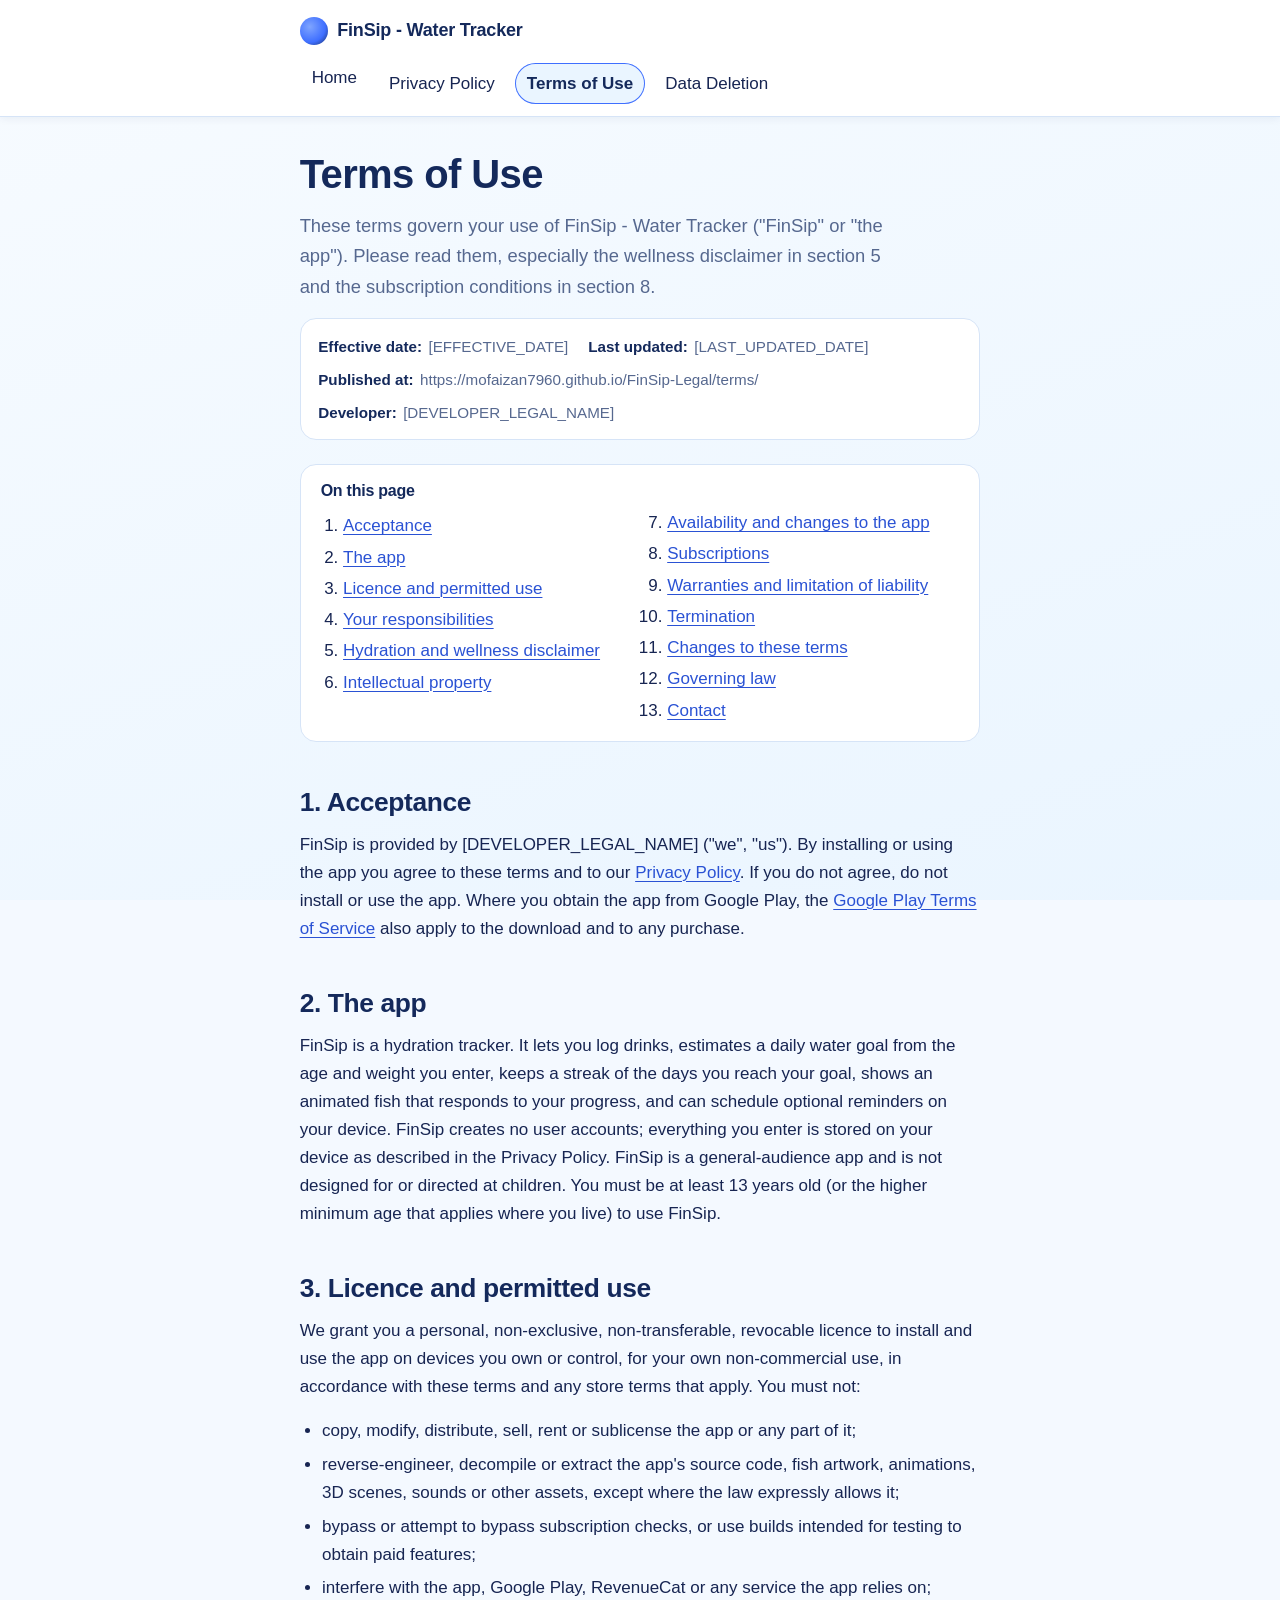
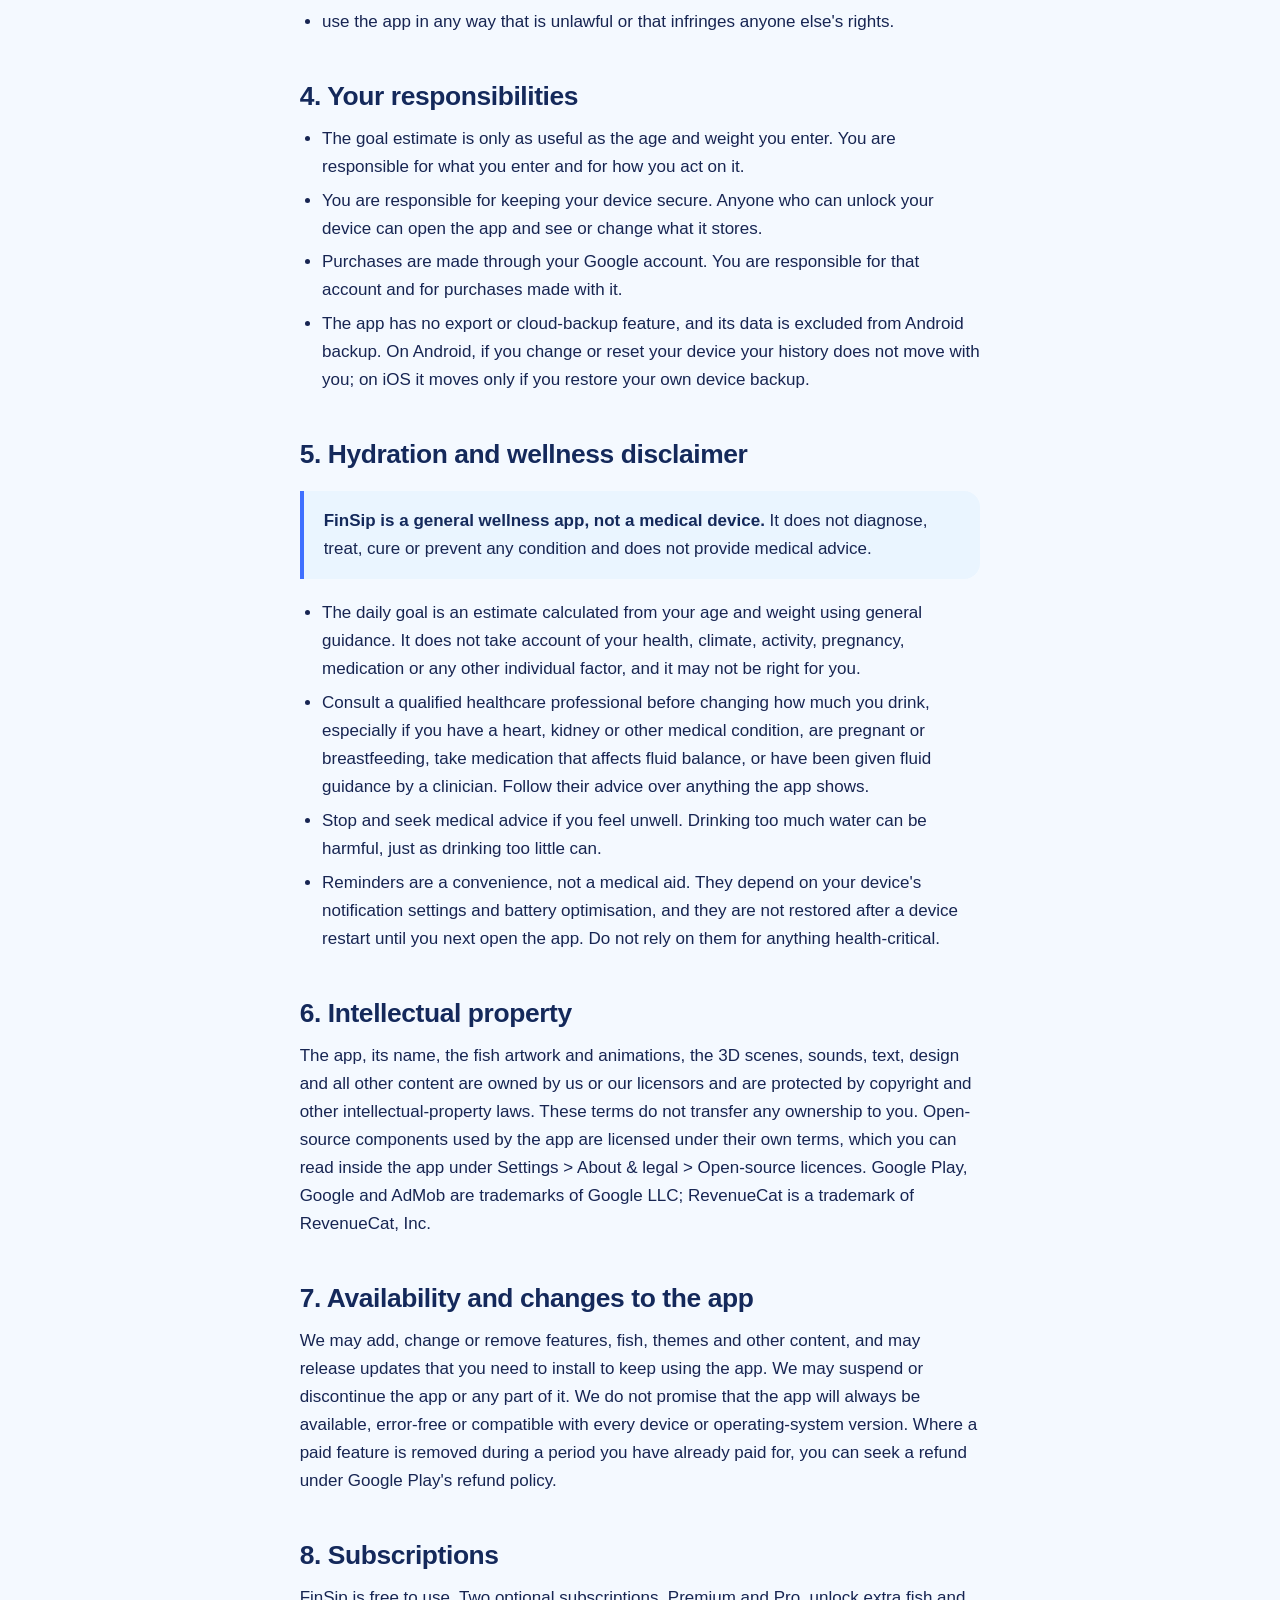
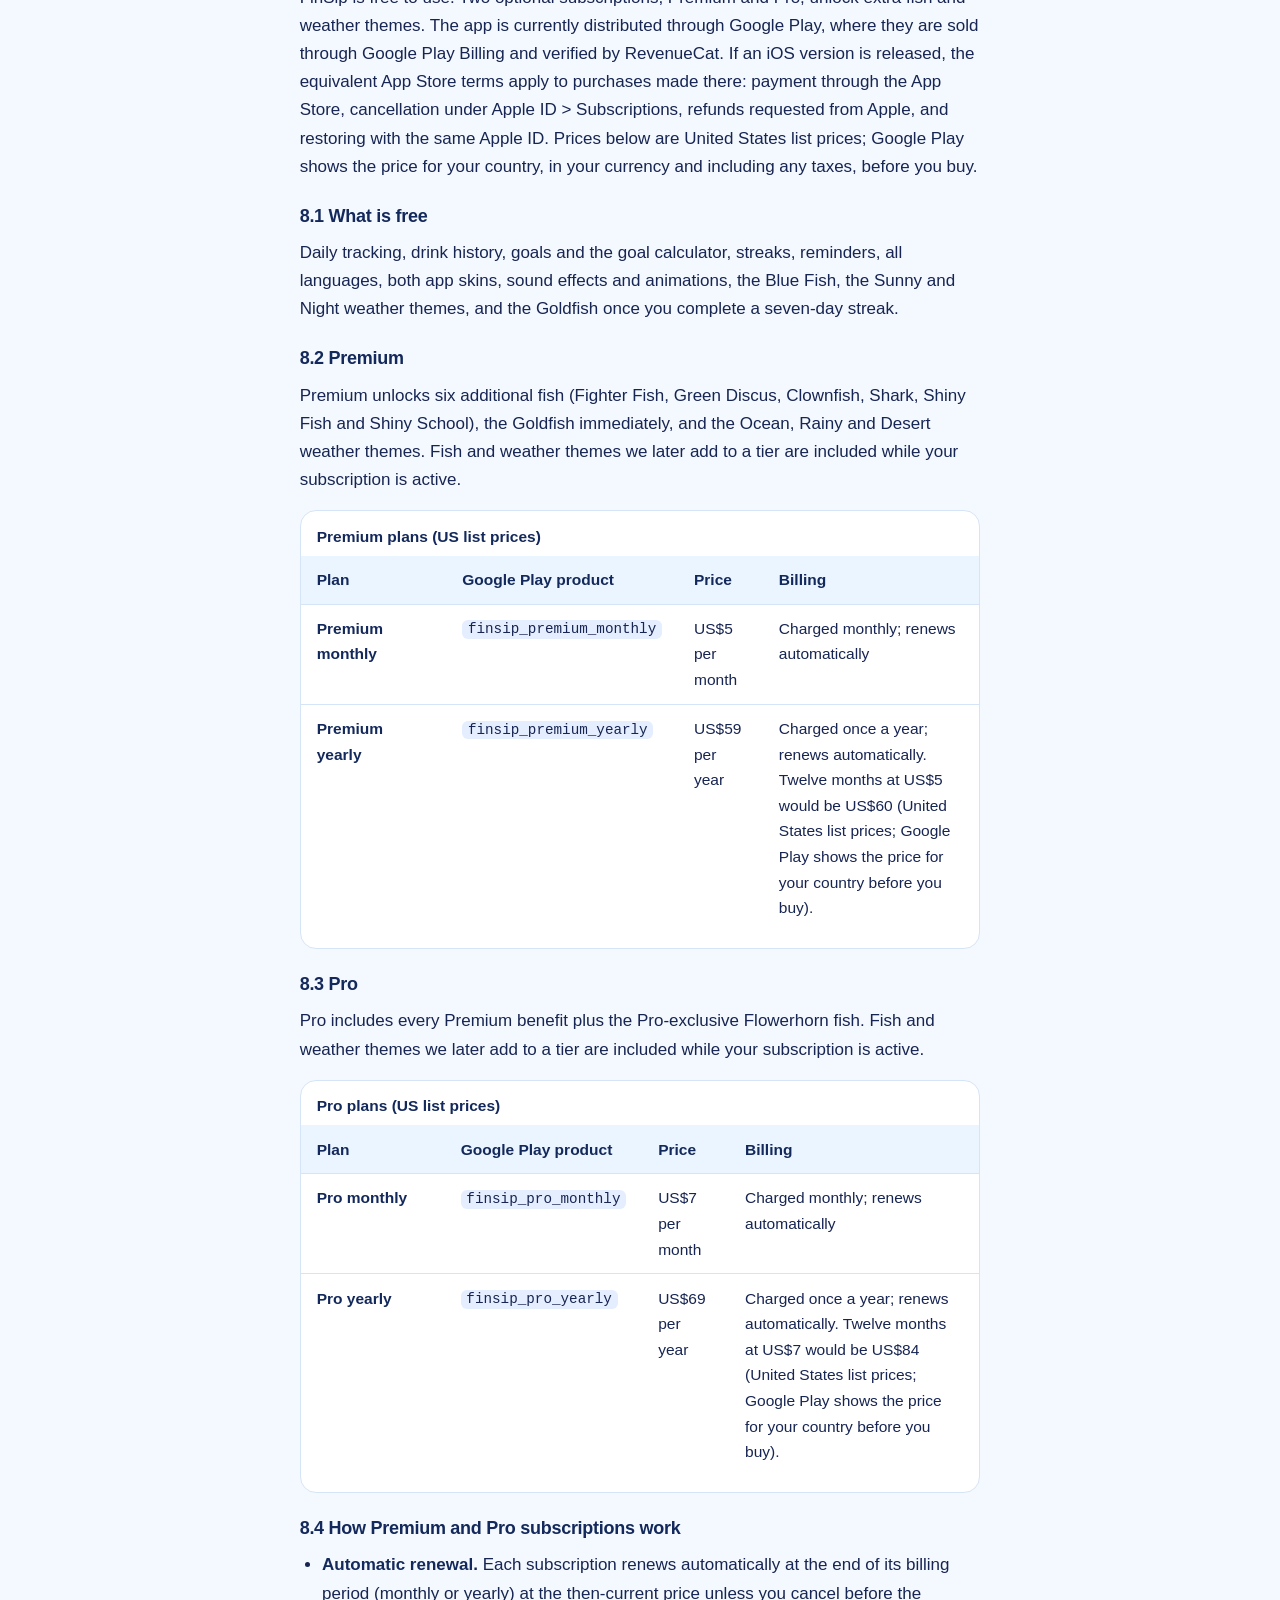
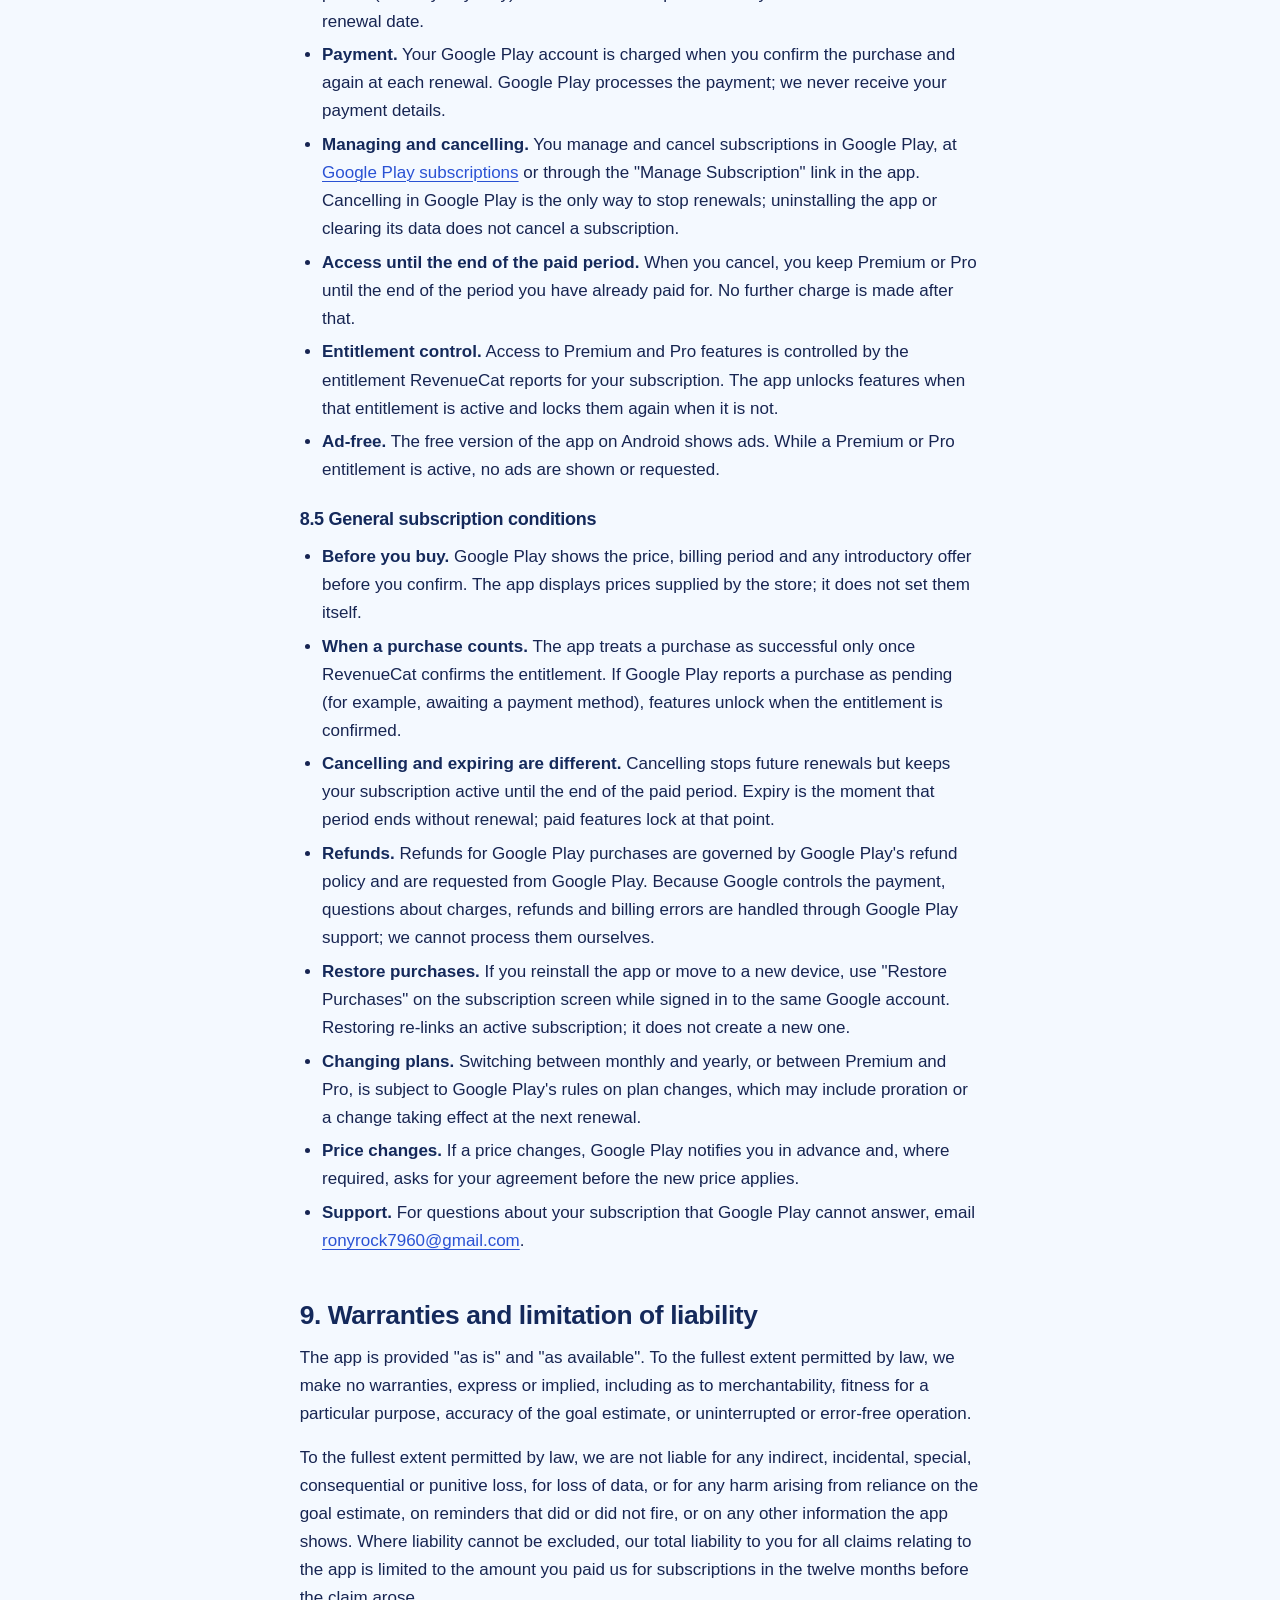
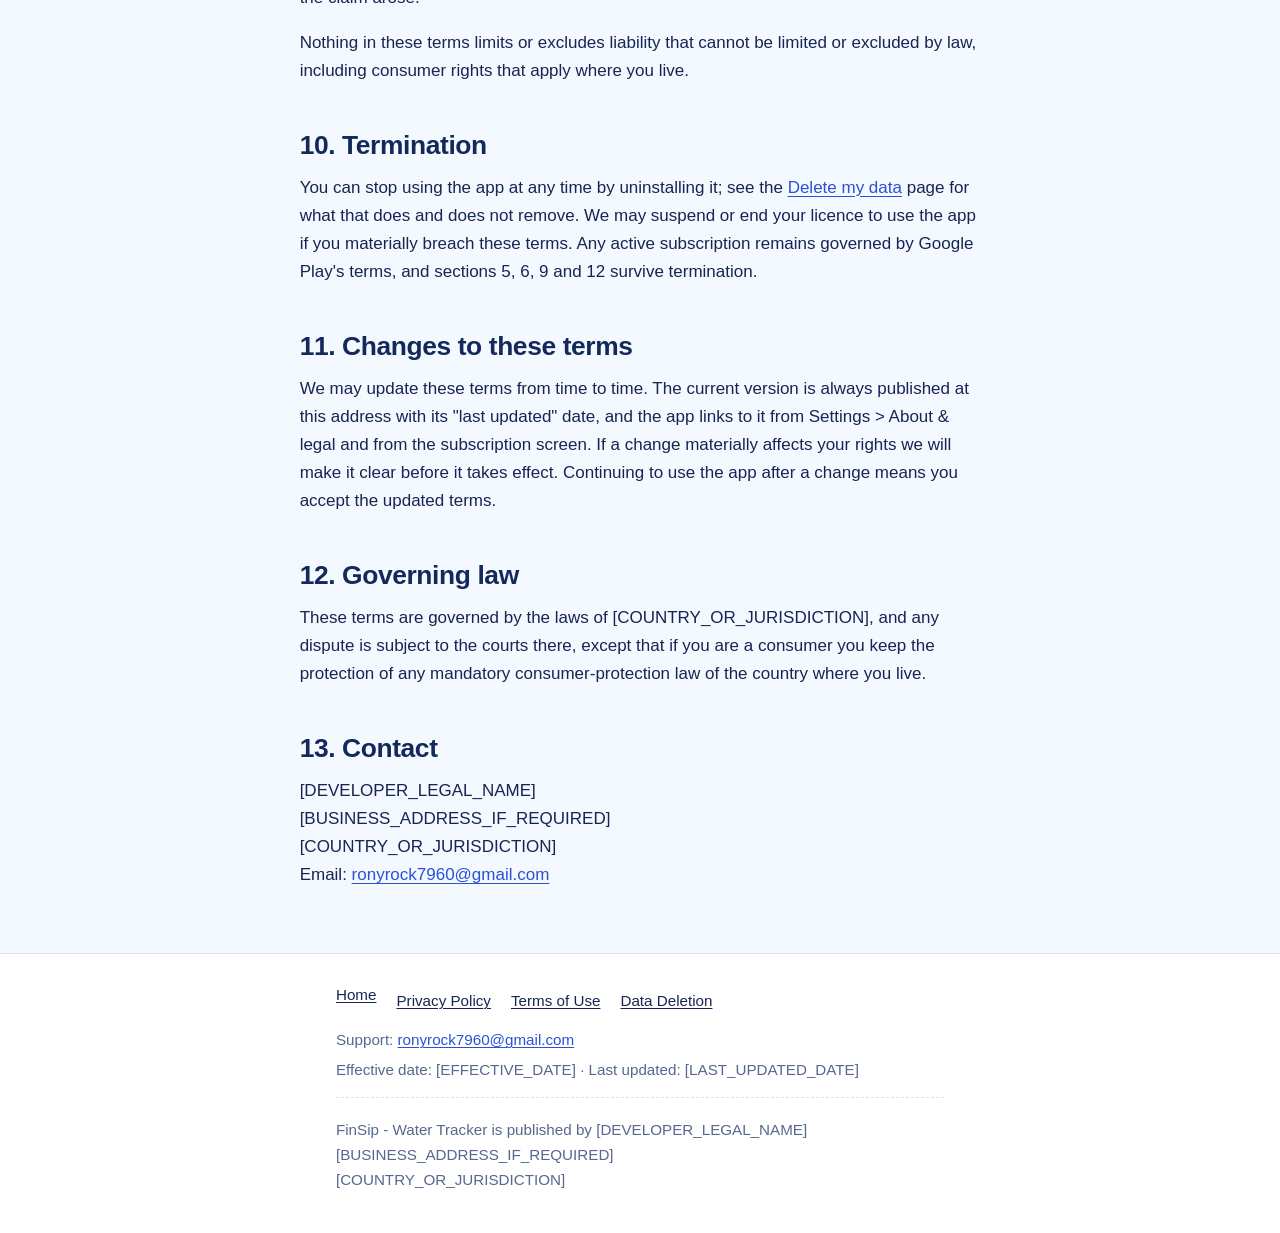
<file: terms/index.html>
<!DOCTYPE html>
<html lang="en">
<head>
  <meta charset="utf-8">
  <meta name="viewport" content="width=device-width, initial-scale=1">
  <meta name="color-scheme" content="light dark">
  <title>Terms of Use - FinSip - Water Tracker</title>
  <meta name="description" content="Terms of Use for FinSip - Water Tracker: permitted use, the hydration and wellness disclaimer, intellectual property, and how Premium and Pro subscriptions, renewals, cancellations and refunds work through Google Play.">
  <link rel="canonical" href="https://mofaizan7960.github.io/FinSip-Legal/terms/">
  <link rel="stylesheet" href="../styles.css">
</head>
<body>
  <a class="skip-link" href="#main">Skip to content</a>

  <header class="site-header">
    <div class="wrap header-inner">
      <a class="brand" href="../"><span class="brand-mark" aria-hidden="true"></span>FinSip - Water Tracker</a>
      <nav class="site-nav" aria-label="Primary">
        <ul>
          <li><a href="../">Home</a></li>
          <li><a href="../privacy/">Privacy Policy</a></li>
          <li><a href="../terms/" aria-current="page">Terms of Use</a></li>
          <li><a href="../delete-account/">Data Deletion</a></li>
        </ul>
      </nav>
    </div>
  </header>

  <main id="main">
    <div class="wrap">
      <h1>Terms of Use</h1>
      <p class="lede">These terms govern your use of FinSip - Water Tracker ("FinSip" or "the app"). Please read them, especially the wellness disclaimer in section 5 and the subscription conditions in section 8.</p>

      <dl class="doc-meta">
        <div><dt>Effective date:</dt><dd>[EFFECTIVE_DATE]</dd></div>
        <div><dt>Last updated:</dt><dd>[LAST_UPDATED_DATE]</dd></div>
        <div><dt>Published at:</dt><dd>https://mofaizan7960.github.io/FinSip-Legal/terms/</dd></div>
        <div><dt>Developer:</dt><dd>[DEVELOPER_LEGAL_NAME]</dd></div>
      </dl>

      <nav class="toc" aria-label="On this page">
        <h2>On this page</h2>
        <ol>
          <li><a href="#acceptance">Acceptance</a></li>
          <li><a href="#service">The app</a></li>
          <li><a href="#licence">Licence and permitted use</a></li>
          <li><a href="#responsibilities">Your responsibilities</a></li>
          <li><a href="#wellness">Hydration and wellness disclaimer</a></li>
          <li><a href="#ip">Intellectual property</a></li>
          <li><a href="#availability">Availability and changes to the app</a></li>
          <li><a href="#subscriptions">Subscriptions</a></li>
          <li><a href="#liability">Warranties and limitation of liability</a></li>
          <li><a href="#termination">Termination</a></li>
          <li><a href="#changes">Changes to these terms</a></li>
          <li><a href="#law">Governing law</a></li>
          <li><a href="#contact">Contact</a></li>
        </ol>
      </nav>

      <h2 id="acceptance">1. Acceptance</h2>
      <p>FinSip is provided by [DEVELOPER_LEGAL_NAME] ("we", "us"). By installing or using the app you agree to these terms and to our <a href="../privacy/">Privacy Policy</a>. If you do not agree, do not install or use the app. Where you obtain the app from Google Play, the <a href="https://play.google.com/about/play-terms/">Google Play Terms of Service</a> also apply to the download and to any purchase.</p>

      <h2 id="service">2. The app</h2>
      <p>FinSip is a hydration tracker. It lets you log drinks, estimates a daily water goal from the age and weight you enter, keeps a streak of the days you reach your goal, shows an animated fish that responds to your progress, and can schedule optional reminders on your device. FinSip creates no user accounts; everything you enter is stored on your device as described in the Privacy Policy. FinSip is a general-audience app and is not designed for or directed at children. You must be at least 13 years old (or the higher minimum age that applies where you live) to use FinSip.</p>

      <h2 id="licence">3. Licence and permitted use</h2>
      <p>We grant you a personal, non-exclusive, non-transferable, revocable licence to install and use the app on devices you own or control, for your own non-commercial use, in accordance with these terms and any store terms that apply. You must not:</p>
      <ul>
        <li>copy, modify, distribute, sell, rent or sublicense the app or any part of it;</li>
        <li>reverse-engineer, decompile or extract the app's source code, fish artwork, animations, 3D scenes, sounds or other assets, except where the law expressly allows it;</li>
        <li>bypass or attempt to bypass subscription checks, or use builds intended for testing to obtain paid features;</li>
        <li>interfere with the app, Google Play, RevenueCat or any service the app relies on;</li>
        <li>use the app in any way that is unlawful or that infringes anyone else's rights.</li>
      </ul>

      <h2 id="responsibilities">4. Your responsibilities</h2>
      <ul>
        <li>The goal estimate is only as useful as the age and weight you enter. You are responsible for what you enter and for how you act on it.</li>
        <li>You are responsible for keeping your device secure. Anyone who can unlock your device can open the app and see or change what it stores.</li>
        <li>Purchases are made through your Google account. You are responsible for that account and for purchases made with it.</li>
        <li>The app has no export or cloud-backup feature, and its data is excluded from Android backup. On Android, if you change or reset your device your history does not move with you; on iOS it moves only if you restore your own device backup.</li>
      </ul>

      <h2 id="wellness">5. Hydration and wellness disclaimer</h2>
      <div class="note">
        <p><strong>FinSip is a general wellness app, not a medical device.</strong> It does not diagnose, treat, cure or prevent any condition and does not provide medical advice.</p>
      </div>
      <ul>
        <li>The daily goal is an estimate calculated from your age and weight using general guidance. It does not take account of your health, climate, activity, pregnancy, medication or any other individual factor, and it may not be right for you.</li>
        <li>Consult a qualified healthcare professional before changing how much you drink, especially if you have a heart, kidney or other medical condition, are pregnant or breastfeeding, take medication that affects fluid balance, or have been given fluid guidance by a clinician. Follow their advice over anything the app shows.</li>
        <li>Stop and seek medical advice if you feel unwell. Drinking too much water can be harmful, just as drinking too little can.</li>
        <li>Reminders are a convenience, not a medical aid. They depend on your device's notification settings and battery optimisation, and they are not restored after a device restart until you next open the app. Do not rely on them for anything health-critical.</li>
      </ul>

      <h2 id="ip">6. Intellectual property</h2>
      <p>The app, its name, the fish artwork and animations, the 3D scenes, sounds, text, design and all other content are owned by us or our licensors and are protected by copyright and other intellectual-property laws. These terms do not transfer any ownership to you. Open-source components used by the app are licensed under their own terms, which you can read inside the app under Settings &gt; About &amp; legal &gt; Open-source licences. Google Play, Google and AdMob are trademarks of Google LLC; RevenueCat is a trademark of RevenueCat, Inc.</p>

      <h2 id="availability">7. Availability and changes to the app</h2>
      <p>We may add, change or remove features, fish, themes and other content, and may release updates that you need to install to keep using the app. We may suspend or discontinue the app or any part of it. We do not promise that the app will always be available, error-free or compatible with every device or operating-system version. Where a paid feature is removed during a period you have already paid for, you can seek a refund under Google Play's refund policy.</p>

      <h2 id="subscriptions">8. Subscriptions</h2>
      <p>FinSip is free to use. Two optional subscriptions, Premium and Pro, unlock extra fish and weather themes. The app is currently distributed through Google Play, where they are sold through Google Play Billing and verified by RevenueCat. If an iOS version is released, the equivalent App Store terms apply to purchases made there: payment through the App Store, cancellation under Apple ID &gt; Subscriptions, refunds requested from Apple, and restoring with the same Apple ID. Prices below are United States list prices; Google Play shows the price for your country, in your currency and including any taxes, before you buy.</p>

      <h3 id="free">8.1 What is free</h3>
      <p>Daily tracking, drink history, goals and the goal calculator, streaks, reminders, all languages, both app skins, sound effects and animations, the Blue Fish, the Sunny and Night weather themes, and the Goldfish once you complete a seven-day streak.</p>

      <h3 id="premium">8.2 Premium</h3>
      <p>Premium unlocks six additional fish (Fighter Fish, Green Discus, Clownfish, Shark, Shiny Fish and Shiny School), the Goldfish immediately, and the Ocean, Rainy and Desert weather themes. Fish and weather themes we later add to a tier are included while your subscription is active.</p>
      <div class="table-wrap">
        <table>
          <caption>Premium plans (US list prices)</caption>
          <thead>
            <tr>
              <th scope="col">Plan</th>
              <th scope="col">Google Play product</th>
              <th scope="col">Price</th>
              <th scope="col">Billing</th>
            </tr>
          </thead>
          <tbody>
            <tr>
              <th scope="row">Premium monthly</th>
              <td><code>finsip_premium_monthly</code></td>
              <td>US$5 per month</td>
              <td>Charged monthly; renews automatically</td>
            </tr>
            <tr>
              <th scope="row">Premium yearly</th>
              <td><code>finsip_premium_yearly</code></td>
              <td>US$59 per year</td>
              <td>Charged once a year; renews automatically. Twelve months at US$5 would be US$60 (United States list prices; Google Play shows the price for your country before you buy).</td>
            </tr>
          </tbody>
        </table>
      </div>

      <h3 id="pro">8.3 Pro</h3>
      <p>Pro includes every Premium benefit plus the Pro-exclusive Flowerhorn fish. Fish and weather themes we later add to a tier are included while your subscription is active.</p>
      <div class="table-wrap">
        <table>
          <caption>Pro plans (US list prices)</caption>
          <thead>
            <tr>
              <th scope="col">Plan</th>
              <th scope="col">Google Play product</th>
              <th scope="col">Price</th>
              <th scope="col">Billing</th>
            </tr>
          </thead>
          <tbody>
            <tr>
              <th scope="row">Pro monthly</th>
              <td><code>finsip_pro_monthly</code></td>
              <td>US$7 per month</td>
              <td>Charged monthly; renews automatically</td>
            </tr>
            <tr>
              <th scope="row">Pro yearly</th>
              <td><code>finsip_pro_yearly</code></td>
              <td>US$69 per year</td>
              <td>Charged once a year; renews automatically. Twelve months at US$7 would be US$84 (United States list prices; Google Play shows the price for your country before you buy).</td>
            </tr>
          </tbody>
        </table>
      </div>

      <h3 id="how-subscriptions-work">8.4 How Premium and Pro subscriptions work</h3>
      <ul>
        <li><strong>Automatic renewal.</strong> Each subscription renews automatically at the end of its billing period (monthly or yearly) at the then-current price unless you cancel before the renewal date.</li>
        <li><strong>Payment.</strong> Your Google Play account is charged when you confirm the purchase and again at each renewal. Google Play processes the payment; we never receive your payment details.</li>
        <li><strong>Managing and cancelling.</strong> You manage and cancel subscriptions in Google Play, at <a href="https://play.google.com/store/account/subscriptions">Google Play subscriptions</a> or through the "Manage Subscription" link in the app. Cancelling in Google Play is the only way to stop renewals; uninstalling the app or clearing its data does not cancel a subscription.</li>
        <li><strong>Access until the end of the paid period.</strong> When you cancel, you keep Premium or Pro until the end of the period you have already paid for. No further charge is made after that.</li>
        <li><strong>Entitlement control.</strong> Access to Premium and Pro features is controlled by the entitlement RevenueCat reports for your subscription. The app unlocks features when that entitlement is active and locks them again when it is not.</li>
        <li><strong>Ad-free.</strong> The free version of the app on Android shows ads. While a Premium or Pro entitlement is active, no ads are shown or requested.</li>
      </ul>

      <h3 id="general-conditions">8.5 General subscription conditions</h3>
      <ul>
        <li><strong>Before you buy.</strong> Google Play shows the price, billing period and any introductory offer before you confirm. The app displays prices supplied by the store; it does not set them itself.</li>
        <li><strong>When a purchase counts.</strong> The app treats a purchase as successful only once RevenueCat confirms the entitlement. If Google Play reports a purchase as pending (for example, awaiting a payment method), features unlock when the entitlement is confirmed.</li>
        <li><strong>Cancelling and expiring are different.</strong> Cancelling stops future renewals but keeps your subscription active until the end of the paid period. Expiry is the moment that period ends without renewal; paid features lock at that point.</li>
        <li><strong>Refunds.</strong> Refunds for Google Play purchases are governed by Google Play's refund policy and are requested from Google Play. Because Google controls the payment, questions about charges, refunds and billing errors are handled through Google Play support; we cannot process them ourselves.</li>
        <li><strong>Restore purchases.</strong> If you reinstall the app or move to a new device, use "Restore Purchases" on the subscription screen while signed in to the same Google account. Restoring re-links an active subscription; it does not create a new one.</li>
        <li><strong>Changing plans.</strong> Switching between monthly and yearly, or between Premium and Pro, is subject to Google Play's rules on plan changes, which may include proration or a change taking effect at the next renewal.</li>
        <li><strong>Price changes.</strong> If a price changes, Google Play notifies you in advance and, where required, asks for your agreement before the new price applies.</li>
        <li><strong>Support.</strong> For questions about your subscription that Google Play cannot answer, email <a href="mailto:ronyrock7960@gmail.com">ronyrock7960@gmail.com</a>.</li>
      </ul>

      <h2 id="liability">9. Warranties and limitation of liability</h2>
      <p>The app is provided "as is" and "as available". To the fullest extent permitted by law, we make no warranties, express or implied, including as to merchantability, fitness for a particular purpose, accuracy of the goal estimate, or uninterrupted or error-free operation.</p>
      <p>To the fullest extent permitted by law, we are not liable for any indirect, incidental, special, consequential or punitive loss, for loss of data, or for any harm arising from reliance on the goal estimate, on reminders that did or did not fire, or on any other information the app shows. Where liability cannot be excluded, our total liability to you for all claims relating to the app is limited to the amount you paid us for subscriptions in the twelve months before the claim arose.</p>
      <p>Nothing in these terms limits or excludes liability that cannot be limited or excluded by law, including consumer rights that apply where you live.</p>

      <h2 id="termination">10. Termination</h2>
      <p>You can stop using the app at any time by uninstalling it; see the <a href="../delete-account/">Delete my data</a> page for what that does and does not remove. We may suspend or end your licence to use the app if you materially breach these terms. Any active subscription remains governed by Google Play's terms, and sections 5, 6, 9 and 12 survive termination.</p>

      <h2 id="changes">11. Changes to these terms</h2>
      <p>We may update these terms from time to time. The current version is always published at this address with its "last updated" date, and the app links to it from Settings &gt; About &amp; legal and from the subscription screen. If a change materially affects your rights we will make it clear before it takes effect. Continuing to use the app after a change means you accept the updated terms.</p>

      <h2 id="law">12. Governing law</h2>
      <p>These terms are governed by the laws of [COUNTRY_OR_JURISDICTION], and any dispute is subject to the courts there, except that if you are a consumer you keep the protection of any mandatory consumer-protection law of the country where you live.</p>

      <h2 id="contact">13. Contact</h2>
      <p>[DEVELOPER_LEGAL_NAME]<br>[BUSINESS_ADDRESS_IF_REQUIRED]<br>[COUNTRY_OR_JURISDICTION]<br>Email: <a href="mailto:ronyrock7960@gmail.com">ronyrock7960@gmail.com</a></p>
    </div>
  </main>

  <footer class="site-footer">
    <div class="wrap">
      <nav class="footer-nav" aria-label="Footer">
        <ul>
          <li><a href="../">Home</a></li>
          <li><a href="../privacy/">Privacy Policy</a></li>
          <li><a href="../terms/">Terms of Use</a></li>
          <li><a href="../delete-account/">Data Deletion</a></li>
        </ul>
      </nav>
      <p>Support: <a href="mailto:ronyrock7960@gmail.com">ronyrock7960@gmail.com</a></p>
      <p>Effective date: [EFFECTIVE_DATE] &middot; Last updated: [LAST_UPDATED_DATE]</p>
      <div class="identity">
        <p>FinSip - Water Tracker is published by [DEVELOPER_LEGAL_NAME]<br>[BUSINESS_ADDRESS_IF_REQUIRED]<br>[COUNTRY_OR_JURISDICTION]</p>
      </div>
    </div>
  </footer>
</body>
</html>
</file>
<file: styles.css>
/* FinSip - Water Tracker legal site
   Plain CSS, no JavaScript, no external fonts. Palette mirrors lib/app/theme.dart. */

:root {
  color-scheme: light dark;

  /* Brand palette (light) */
  --primary: #3F6FFF;          /* accent: borders, rules, badges */
  --primary-ink: #2A52D4;      /* link / button colour that meets WCAG AA on light surfaces */
  --navy: #14295B;
  --light-blue: #EAF5FF;
  --bg: #F4F9FF;
  --bg-top: #F7FBFF;
  --surface: #FFFFFF;
  --text: #172552;
  --text-2: #56688F;
  --border: #D6E4F7;
  --shadow: 0 10px 30px rgba(20, 41, 91, 0.08);
  --shadow-sm: 0 2px 8px rgba(20, 41, 91, 0.06);

  /* Semantic tokens */
  --heading: var(--navy);
  --link: var(--primary-ink);
  --button-bg: var(--primary-ink);
  --button-fg: #FFFFFF;
  --chip-bg: var(--light-blue);
  --chip-fg: var(--navy);
  --note-bg: var(--light-blue);
  --note-border: var(--primary);
  --code-bg: #E4EEFF;
  --focus: var(--navy);

  --radius: 16px;
  --radius-lg: 24px;
  --measure: 72ch;
}

@media (prefers-color-scheme: dark) {
  :root {
    --primary: #6577D8;
    --primary-ink: #B3C0FF;
    --navy: #F5F7FF;
    --light-blue: #1D2650;
    --bg: #0B1230;
    --bg-top: #090F27;
    --surface: #171E43;
    --text: #EEF1FF;
    --text-2: #B9C3E6;
    --border: #2B3566;
    --shadow: 0 10px 30px rgba(0, 0, 0, 0.35);
    --shadow-sm: 0 2px 8px rgba(0, 0, 0, 0.3);

    --heading: #F5F7FF;
    --link: #B3C0FF;
    --button-bg: #B3C0FF;
    --button-fg: #0B1230;
    --chip-bg: #1D2650;
    --chip-fg: #EEF1FF;
    --note-bg: #1D2650;
    --note-border: #6577D8;
    --code-bg: #232C5C;
    --focus: #F5F7FF;
  }
}

/* Reset-ish */
*,
*::before,
*::after {
  box-sizing: border-box;
}

html {
  -webkit-text-size-adjust: 100%;
  scroll-behavior: smooth;
}

@media (prefers-reduced-motion: reduce) {
  html {
    scroll-behavior: auto;
  }

  .skip-link {
    transition: none;
  }
}

body {
  margin: 0;
  min-height: 100vh;
  font-family: -apple-system, BlinkMacSystemFont, "Segoe UI", Roboto, "Helvetica Neue", Arial, "Noto Sans", sans-serif, "Apple Color Emoji", "Segoe UI Emoji";
  font-size: 1.0625rem;
  line-height: 1.65;
  color: var(--text);
  background: var(--bg);
  background-image: linear-gradient(160deg, var(--bg-top) 0%, var(--light-blue) 100%);
  background-attachment: fixed;
  display: flex;
  flex-direction: column;
}

img,
svg {
  max-width: 100%;
  height: auto;
}

/* Focus */
:focus-visible {
  outline: 3px solid var(--focus);
  outline-offset: 3px;
  border-radius: 6px;
}

/* Skip link */
.skip-link {
  position: absolute;
  left: 1rem;
  top: -100px;
  z-index: 100;
  padding: 0.6rem 1rem;
  background: var(--button-bg);
  color: var(--button-fg);
  border-radius: 999px;
  font-weight: 600;
  text-decoration: none;
  box-shadow: var(--shadow);
  transition: top 120ms ease-out;
}

.skip-link:focus,
.skip-link:focus-visible {
  top: 1rem;
}

/* Layout */
.wrap {
  width: 100%;
  max-width: calc(var(--measure) + 2.5rem);
  margin: 0 auto;
  padding: 0 1.25rem;
}

/* Header */
.site-header {
  padding: 1rem 0 0.75rem;
  border-bottom: 1px solid var(--border);
  background: var(--surface);
  box-shadow: var(--shadow-sm);
}

.header-inner {
  display: flex;
  flex-wrap: wrap;
  align-items: center;
  justify-content: space-between;
  gap: 0.75rem 1.5rem;
}

.brand {
  display: inline-flex;
  align-items: center;
  gap: 0.6rem;
  font-weight: 700;
  font-size: 1.125rem;
  letter-spacing: -0.01em;
  color: var(--heading);
  text-decoration: none;
}

.brand-mark {
  width: 1.75rem;
  height: 1.75rem;
  border-radius: 50%;
  background: radial-gradient(circle at 35% 35%, #7FA5FF 0%, var(--primary) 60%, var(--navy) 100%);
  flex: none;
}

@media (prefers-color-scheme: dark) {
  .brand-mark {
    background: radial-gradient(circle at 35% 35%, #B3C0FF 0%, #6577D8 60%, #2B3566 100%);
  }
}

.site-nav ul,
.footer-nav ul,
.toc ul {
  list-style: none;
  margin: 0;
  padding: 0;
}

.site-nav ul {
  display: flex;
  flex-wrap: wrap;
  gap: 0.25rem 0.5rem;
}

.site-nav a {
  display: inline-block;
  padding: 0.4rem 0.75rem;
  border-radius: 999px;
  color: var(--text);
  font-weight: 500;
  text-decoration: none;
}

.site-nav a:hover {
  background: var(--chip-bg);
  color: var(--chip-fg);
}

.site-nav a[aria-current="page"] {
  background: var(--chip-bg);
  color: var(--chip-fg);
  font-weight: 600;
  box-shadow: inset 0 0 0 1px var(--primary);
}

/* Main */
main {
  flex: 1 0 auto;
  padding: 2rem 0 3rem;
}

main > .wrap > *:first-child {
  margin-top: 0;
}

h1,
h2,
h3 {
  color: var(--heading);
  line-height: 1.25;
  letter-spacing: -0.015em;
  margin: 2.25rem 0 0.75rem;
  scroll-margin-top: 1rem;
}

h1 {
  font-size: clamp(1.85rem, 1.4rem + 2vw, 2.5rem);
  margin-top: 0;
}

h2 {
  font-size: clamp(1.35rem, 1.15rem + 1vw, 1.65rem);
  padding-top: 0.5rem;
}

h3 {
  font-size: 1.125rem;
  margin-top: 1.5rem;
}

p,
ul,
ol,
table {
  margin: 0 0 1rem;
}

ul,
ol {
  padding-left: 1.4rem;
}

li + li {
  margin-top: 0.35rem;
}

a {
  color: var(--link);
  text-decoration: underline;
  text-underline-offset: 0.15em;
  text-decoration-thickness: 1px;
}

a:hover {
  text-decoration-thickness: 2px;
}

strong {
  color: var(--heading);
}

code {
  font-family: ui-monospace, SFMono-Regular, Menlo, Consolas, "Liberation Mono", monospace;
  font-size: 0.92em;
  padding: 0.1em 0.4em;
  border-radius: 6px;
  background: var(--code-bg);
  color: var(--text);
}

hr {
  border: 0;
  border-top: 1px solid var(--border);
  margin: 2rem 0;
}

.lede {
  font-size: 1.15rem;
  color: var(--text-2);
  max-width: 60ch;
}

.doc-meta {
  display: flex;
  flex-wrap: wrap;
  gap: 0.5rem 1.25rem;
  margin: 1rem 0 1.5rem;
  padding: 0.9rem 1.1rem;
  border: 1px solid var(--border);
  border-radius: var(--radius);
  background: var(--surface);
  font-size: 0.95rem;
  color: var(--text-2);
}

.doc-meta dt {
  font-weight: 600;
  color: var(--heading);
}

.doc-meta dd {
  margin: 0;
}

.doc-meta > div {
  display: flex;
  gap: 0.4rem;
  flex-wrap: wrap;
}

/* Cards */
.card {
  background: var(--surface);
  border: 1px solid var(--border);
  border-radius: var(--radius-lg);
  padding: 1.5rem;
  box-shadow: var(--shadow);
  margin: 1.5rem 0;
}

.card > :first-child {
  margin-top: 0;
}

.card > :last-child {
  margin-bottom: 0;
}

.card-grid {
  display: grid;
  gap: 1rem;
  grid-template-columns: 1fr;
  margin: 1.5rem 0;
}

@media (min-width: 640px) {
  .card-grid {
    grid-template-columns: repeat(2, 1fr);
  }

  /* An odd trailing card spans the row instead of leaving an empty slot. */
  .card-grid > .card:last-child:nth-child(odd) {
    grid-column: 1 / -1;
  }
}

.card-grid .card {
  margin: 0;
  padding: 1.25rem;
  display: flex;
  flex-direction: column;
}

.card-grid .card h2 {
  font-size: 1.15rem;
  margin: 0 0 0.5rem;
  padding: 0;
}

.card-grid .card p {
  color: var(--text-2);
  font-size: 0.97rem;
  flex: 1 0 auto;
}

.card-grid .card .button {
  align-self: flex-start;
}

/* Buttons */
.button {
  display: inline-block;
  padding: 0.65rem 1.15rem;
  border-radius: 999px;
  background: var(--button-bg);
  color: var(--button-fg);
  font-weight: 600;
  text-decoration: none;
  box-shadow: var(--shadow-sm);
}

.button:hover {
  filter: brightness(1.08);
  text-decoration: none;
}

.button.secondary {
  background: var(--chip-bg);
  color: var(--chip-fg);
  box-shadow: inset 0 0 0 1px var(--primary);
}

/* Notes */
.note {
  padding: 1rem 1.25rem;
  border-left: 4px solid var(--note-border);
  border-radius: 0 var(--radius) var(--radius) 0;
  background: var(--note-bg);
  margin: 1.25rem 0;
}

.note > :first-child {
  margin-top: 0;
}

.note > :last-child {
  margin-bottom: 0;
}

/* Table of contents */
.toc {
  padding: 1rem 1.25rem;
  border: 1px solid var(--border);
  border-radius: var(--radius);
  background: var(--surface);
  margin: 1.5rem 0 2rem;
}

.toc h2 {
  font-size: 1rem;
  margin: 0 0 0.5rem;
  padding: 0;
}

.toc ol {
  margin: 0;
  padding-left: 1.4rem;
  columns: 1;
  column-gap: 2rem;
}

@media (min-width: 640px) {
  .toc ol {
    columns: 2;
  }
}

.toc li {
  margin: 0.2rem 0;
  break-inside: avoid;
}

/* Tables */
.table-wrap {
  width: 100%;
  overflow-x: auto;
  -webkit-overflow-scrolling: touch;
  margin: 1rem 0 1.5rem;
  border: 1px solid var(--border);
  border-radius: var(--radius);
  background: var(--surface);
}

table {
  width: 100%;
  min-width: 34rem;
  border-collapse: collapse;
  font-size: 0.97rem;
}

caption {
  text-align: left;
  font-weight: 600;
  color: var(--heading);
  padding: 0.8rem 1rem 0.4rem;
}

th,
td {
  text-align: left;
  vertical-align: top;
  padding: 0.7rem 1rem;
  border-top: 1px solid var(--border);
}

thead th {
  border-top: 0;
  background: var(--chip-bg);
  color: var(--chip-fg);
  font-weight: 600;
}

tbody th {
  font-weight: 600;
  color: var(--heading);
  min-width: 9rem;
}

/* Definition-style lists */
dl.facts {
  display: grid;
  grid-template-columns: 1fr;
  gap: 0.35rem 1rem;
  margin: 0 0 1rem;
}

@media (min-width: 560px) {
  dl.facts {
    grid-template-columns: max-content 1fr;
  }
}

dl.facts dt {
  font-weight: 600;
  color: var(--heading);
}

dl.facts dd {
  margin: 0 0 0.5rem;
}

/* Footer */
.site-footer {
  border-top: 1px solid var(--border);
  background: var(--surface);
  padding: 1.75rem 0 2.25rem;
  font-size: 0.95rem;
  color: var(--text-2);
}

.footer-nav ul {
  display: flex;
  flex-wrap: wrap;
  gap: 0.25rem 1.25rem;
  margin-bottom: 0.9rem;
}

.footer-nav a {
  color: var(--text);
  font-weight: 500;
}

.site-footer p {
  margin: 0.3rem 0;
}

.identity {
  margin-top: 0.9rem;
  padding-top: 0.9rem;
  border-top: 1px dashed var(--border);
}

/* Print */
@media print {
  body {
    background: #fff;
    color: #000;
  }

  .site-header,
  .site-footer .footer-nav,
  .skip-link,
  .toc {
    display: none;
  }

  a {
    color: #000;
  }

  .card,
  .table-wrap,
  .note {
    box-shadow: none;
    break-inside: avoid;
  }
}
</file>
